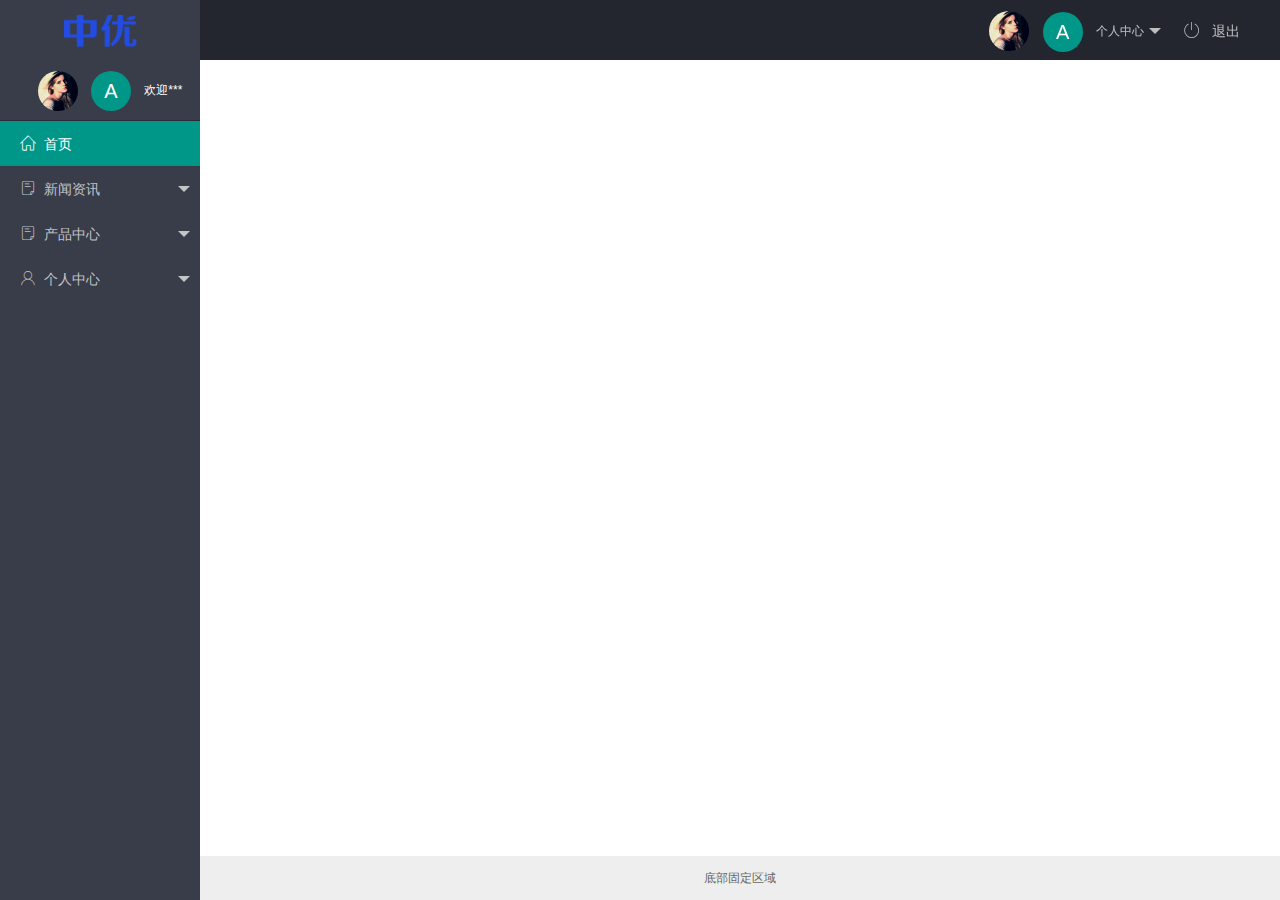
<file: index.html>
<!DOCTYPE html>
<html lang="en">

<head>
  <meta charset="UTF-8">
  <meta http-equiv="X-UA-Compatible"  content="IE=edge">
  <meta name="viewport" content="width=device-width, initial-scale=1.0">
  <title>后台主页</title>
  <link rel="stylesheet" href="./assets/lib/layui/css/layui.css" />
  <link rel="stylesheet" href="./assets/fonts/iconfont.css" />
  <link rel="stylesheet" href="./assets/css/main.css">
  <link rel="stylesheet" href="./assets/css/index.css" />
</head>

<body>
  <div class="layui-layout layui-layout-admin">
    <div class="layui-header">
      <div class="layui-logo layui-hide-xs layui-bg-black">
        <img src="./assets/images/index/logo.png" />
      </div>
      <!-- 头部区域（可配合layui 已有的水平导航） -->
      <ul class="layui-nav layui-layout-right">
        <li class="layui-nav-item">
          <a href="javascript:;" class="userinfo">
            <img src="./assets/images/index/sample.jpg"
              class="layui-nav-img">
            <span class="text-avatar">A</span>
            个人中心
          </a>
          <dl class="layui-nav-child">
            <dd><a href="./user/user_info.html" target="fm">基本资料</a></dd>
            <dd><a href="./user/user_avatar.html" target="fm">更换头像</a></dd>
            <dd><a href="./user/user_pwd.html" target="fm">重置密码</a></dd>
          </dl>
        </li>
        <li class="layui-nav-item">
          <a href="javascript:;" id="btnLogout">
            <span class="iconfont icon-tuichu"></span>
            退出
          </a>
        </li>
      </ul>
    </div>

    <!-- 导航区域 -->
    <div class=" layui-side layui-bg-black">
      <div class="layui-side-scroll">
        <div class="userinfo">
          <img src="./assets/images/index/sample.jpg" class="layui-nav-img">
          <span class="text-avatar">A</span>
          <span id="welcome"> 欢迎***</span>
        </div>
        <!-- 左侧导航区域（可配合layui已有的垂直导航） -->
        <ul class="layui-nav layui-nav-tree" lay-shrink="all">
          <li class="layui-nav-item layui-this"><a href="./home/dashboard.html" target="fm"><span
                class="iconfont icon-home"></span>首页</a></li>
          <li class="layui-nav-item">
            <a class="" href="javascript:;"><span class="iconfont icon-16"></span>新闻资讯</a>
            <dl class="layui-nav-child" id="dl_article">
              <dd><a href="./article/art_list.html" target="fm" id="dl_article_list"><i
                    class="layui-icon layui-icon-app"></i> 新闻列表</a></dd>
              <dd><a href="./article/art_pub.html" target="fm" id="dl_article_add"><i
                    class="layui-icon layui-icon-app"></i> 新增新闻</a></dd>
            </dl>
          </li>
          <li class="layui-nav-item">
            <a class="" href="javascript:;"><span class="iconfont icon-16"></span>产品中心</a>
            <dl class="layui-nav-child" id="dl_product">
              <dd><a href="./product/pdt_list.html" target="fm" id="dl_article_list"><i
                    class="layui-icon layui-icon-app"></i> 产品列表</a></dd>
              <dd><a href="./product/pdt_pub.html" target="fm" id="dl_article_add"><i
                    class="layui-icon layui-icon-app"></i> 新增产品</a></dd>
            </dl>
          </li>
          <li class="layui-nav-item">
            <a href="javascript:;"><span class="iconfont icon-user"></span>个人中心</a>
            <dl class="layui-nav-child">
              <dd><a href="./user/user_info.html" target="fm"><i class="layui-icon layui-icon-app"></i> 基本资料</a></dd>
              <dd><a href="./user/user_avatar.html" target="fm"><i class="layui-icon layui-icon-app"></i> 更换头像</a></dd>
              <dd><a href="./user/user_pwd.html" target="fm"><i class="layui-icon layui-icon-app"></i> 重置密码</a></dd>
            </dl>
          </li>
        </ul>
      </div>
    </div>

    <div class="layui-body">
      <!-- 内容主体区域 -->
      <iframe src="" name="fm" frameborder="0"></iframe>
    </div>

    <div class="layui-footer">
      <!-- 底部固定区域 -->
      底部固定区域
    </div>
  </div>

  <script src="./assets/lib/jquery.js"></script>
  <script src="./assets/lib/layui/layui.all.js"></script>
  <script src="./assets/js/baseAPI.js"></script>
  <script src="./assets/js/index.js"></script>
</body>


</html>
</file>
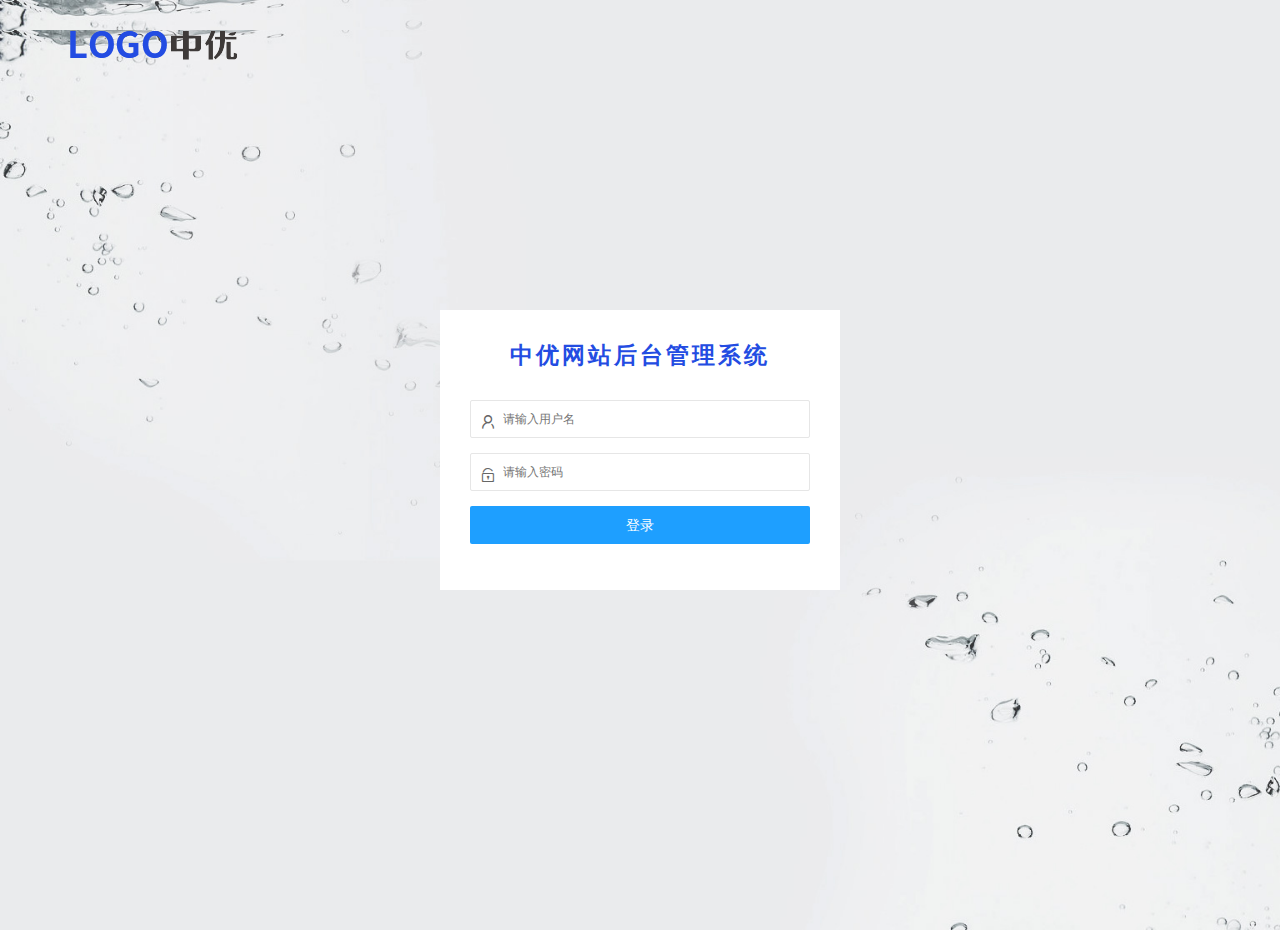
<file: login.html>
<!DOCTYPE html>
<html lang="en">

<head>
  <meta charset="UTF-8">
  <meta http-equiv="X-UA-Compatible" content="IE=edge">
  <meta name="viewport" content="width=device-width, initial-scale=1.0">
  <title>登录</title>
  <link rel="stylesheet" href="./assets/lib/layui/css/layui.css" />
  <link rel="stylesheet" href="./assets/css/main.css">
  <link rel="stylesheet" href="./assets/css/login.css" />
</head>

<body>
  <!-- 头部logo区域 -->
  <div class="layui-main">
    <img src="./assets/images/login/LOGO.png">
  </div>

  <!-- 登录注册区域 -->
  <div class="loginAndRegBox">
    <div class="title-box">
      <p>中优网站后台管理系统</p>
    </div>
    <!-- 登录表单 -->
    <div class="login-box">
      <form class="layui-form" id="form-login">
        <div class="layui-form-item">
          <i class="layui-icon layui-icon-username"></i>
          <input type="text" name="username" required lay-verify="required" placeholder="请输入用户名" autocomplete="off"
            class="layui-input">
        </div>
        <div class="layui-form-item">
          <i class="layui-icon layui-icon-password"></i>
          <input type="password" name="password" required lay-verify="required|pwd" placeholder="请输入密码"
            autocomplete="off" class="layui-input">
        </div>
        <div class="layui-form-item">
          <button class="layui-btn layui-btn-fluid layui-btn-normal" lay-submit>登录</button>
        </div>

      </form>

    </div>
  </div>

  <script src="./assets/lib/jquery.js"></script>
  <script src="./assets/lib/layui/layui.all.js"></script>
  <script src="./assets/js/baseAPI.js"></script>
  <script src="./assets/js/login.js"></script>
</body>

</html>
</file>
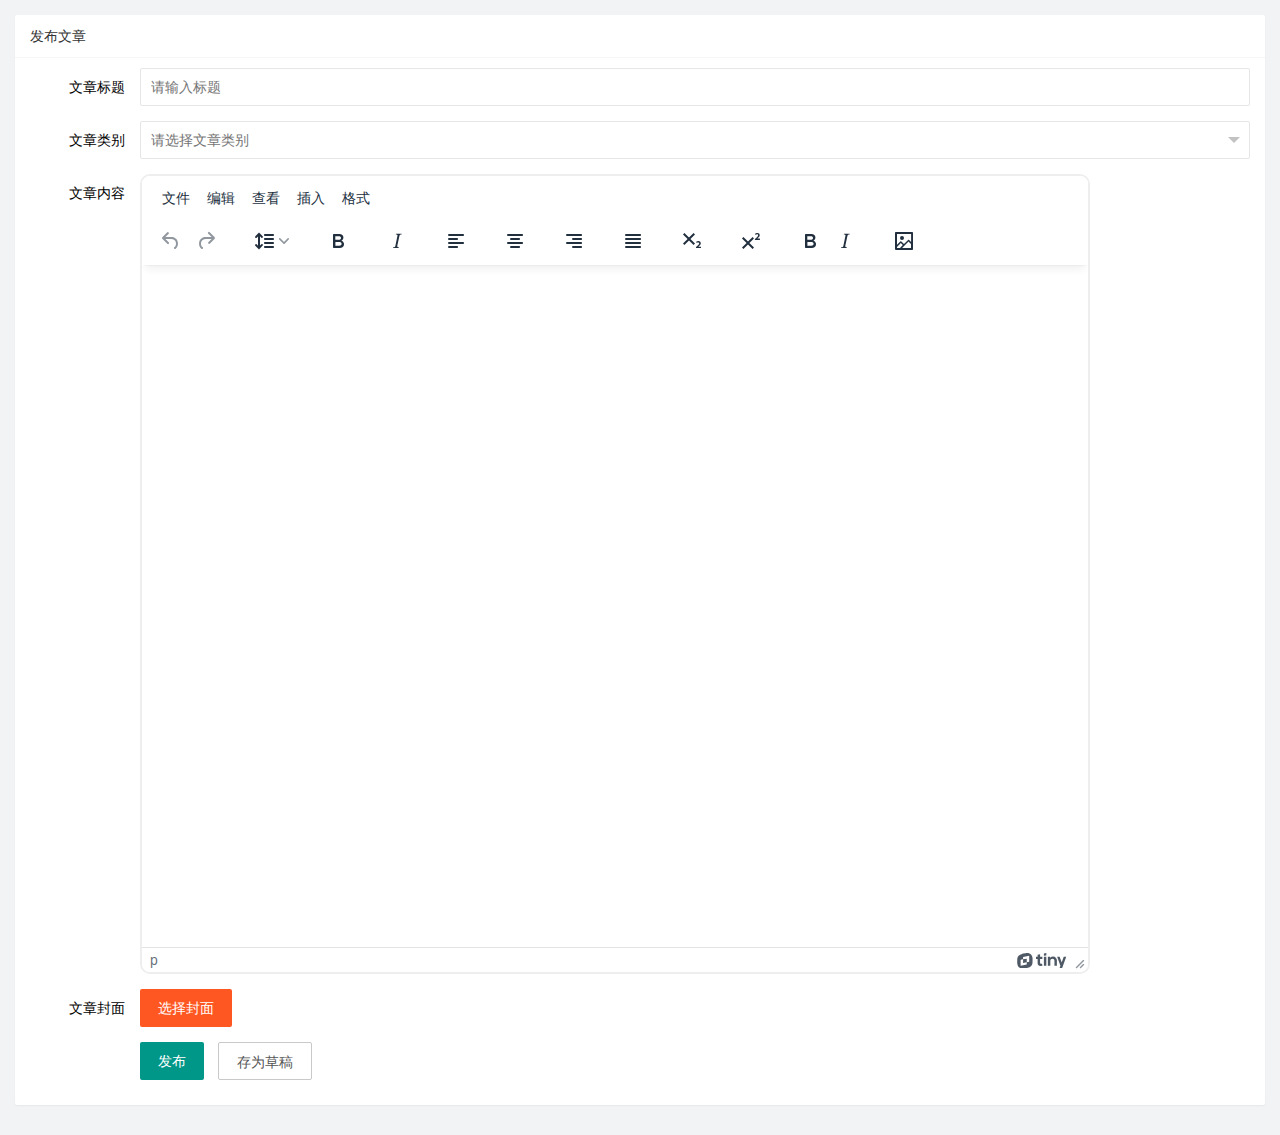
<file: article/art_pub.html>
<!DOCTYPE html>
<html lang="en">

<head>
  <meta charset="UTF-8">
  <meta http-equiv="X-UA-Compatible" content="IE=edge;img-src * 'https://*'">
  <meta name="viewport" content="width=device-width, initial-scale=1.0">
  <title>发布文章</title>
  <link rel="stylesheet" href="../assets/lib/layui/css/layui.css">
  <link rel="stylesheet" href="../assets/css/article/art_pub.css">
  <link rel="stylesheet" href="../assets/lib/cropper/cropper.css">
</head>

<body>
  <div class="layui-card">
    <div class="layui-card-header">发布文章</div>
    <div class="layui-card-body">
      <form class="layui-form" lay-filter="form-article">
        <div class="layui-form-item">
          <label class="layui-form-label">文章标题</label>
          <div class="layui-input-block">
            <input type="text" name="title" required lay-verify="required" placeholder="请输入标题" autocomplete="off"
              class="layui-input">
          </div>
        </div>
        <div class="layui-form-item">
          <label class="layui-form-label">文章类别</label>
          <div class="layui-input-block">
            <select name="cate_name" lay-verify="required">
              <option value="">请选择文章类别</option>
              <option value="行业动态">行业动态</option>
              <option value="企业新闻">企业新闻</option>
              <option value="法律法规">法律法规</option>
            </select>
          </div>
        </div>
        <div class="layui-form-item">
          <!-- 左侧的 label -->
          <label class="layui-form-label">文章内容</label>
          <!-- 为富文本编辑器外部的容器设置高度 -->
          <div class="layui-input-block">
            <!-- 重要：将来这个 textarea 会被初始化为富文本编辑器 -->
            <textarea name="content" id="content"></textarea>
          </div>
        </div>
        <div class="layui-form-item">
          <!-- 左侧的 label -->
          <label class="layui-form-label">文章封面</label>
          <!-- 选择封面区域 -->
          <div class="layui-input-block cover-box">
            <!-- 左侧裁剪区域 -->
            <div id="coverleft" class="cover-left hide">
              <!-- <img id="image" src="../assets/images/article.jpg" alt="" /> -->
              <img id="image" />
            </div>
            <!-- 右侧预览区域和选择封面区域 -->
            <div class="cover-right">
              <!-- 预览的区域 -->
              <div id="imgpreview" class="img-preview hide"></div>
              <!-- 选择封面按钮 -->
              <button type="button" id="btn_cover_file" class="layui-btn layui-btn-danger">选择封面</button>
              <input type="file" id="cover_file" style="display: none;" accept="image/png,image/jpeg,image/gif">
            </div>
          </div>
        </div>
        <div class="layui-form-item">
          <div class="layui-input-block">
            <button class="layui-btn" lay-submit>发布</button>
            <button id="btnSave2" class="layui-btn layui-btn-primary" lay-submit>存为草稿</button>
          </div>
        </div>
      </form>
    </div>
  </div>


  <script src="../assets/lib/jquery.js"></script>
  <script src="../assets/lib/layui/layui.all.js"></script>
  <script src="../assets/lib/template-web.js"></script>
  <!-- 富文本编辑器 -->
  <script src="../assets/lib/tinymce/tinymce.min.js"></script>
  <script>
    // 初始化富文本编辑器
    let list = []
    const images_upload_handler = (blobInfo, progress) => new Promise((resolve, reject) => {
      var fd = new FormData()
      fd.append('type', '新闻资讯')
      fd.append('image', blobInfo.blob())
      $.ajax({
        method: 'POST',
        url: '/my/upload/image',
        data: fd,
        contentType: false,
        processData: false,
        success: function (res) {
          if (res.status !== 0) reject(res.err)
          layui.layer.msg('上传图片成功')
          var arr = res.message.split('/')
          var item = arr[arr.length - 1]
          list.push(item)
          resolve(res.message)
        }
      })
    })
    tinymce.init({
      selector: '#content',
      content_style: "img {max-width:100%;}",
      language: 'zh-Hans',//注意大小写
      plugins: 'image', //字符串方式
      toolbar: 'undo redo|lineheight | bold | italic| styleselect |alignleft|aligncenter| alignright| alignjustify |formatselect|fontselect|fontsizeselect |subscript|superscript|bold italic | link |image',
      // images_upload_url: 'http://127.0.0.1:8080/my/upload/image',
      images_upload_handler: images_upload_handler,
      height: 800,
      width: 950,
      style_formats: [
        {
          title: '首行缩进',
          block: 'p',
          styles: { 'text-indent': '2em' }
        },
        {
          title: '行高',
          items: [
            { title: '1', styles: { 'line-height': '1' }, inline: 'span' },
            { title: '1.5', styles: { 'line-height': '1.5' }, inline: 'span' },
            { title: '2', styles: { 'line-height': '2' }, inline: 'span' },
            { title: '2.5', styles: { 'line-height': '2.5' }, inline: 'span' },
            { title: '3', styles: { 'line-height': '3' }, inline: 'span' }
          ]
        }
      ],

    });

  </script>
  <!-- 富文本编辑器 -->

  <!-- 图片裁剪 -->
  <script src="../assets/lib/cropper/Cropper.js"></script>
  <script src="../assets/lib/cropper/jquery-cropper.js"></script>
  <!-- 图片裁剪 -->
  <script src="../assets/js/baseAPI.js"></script>
  <script src="../assets/js/article/art_pub.js"></script>

</body>

</html>
</file>
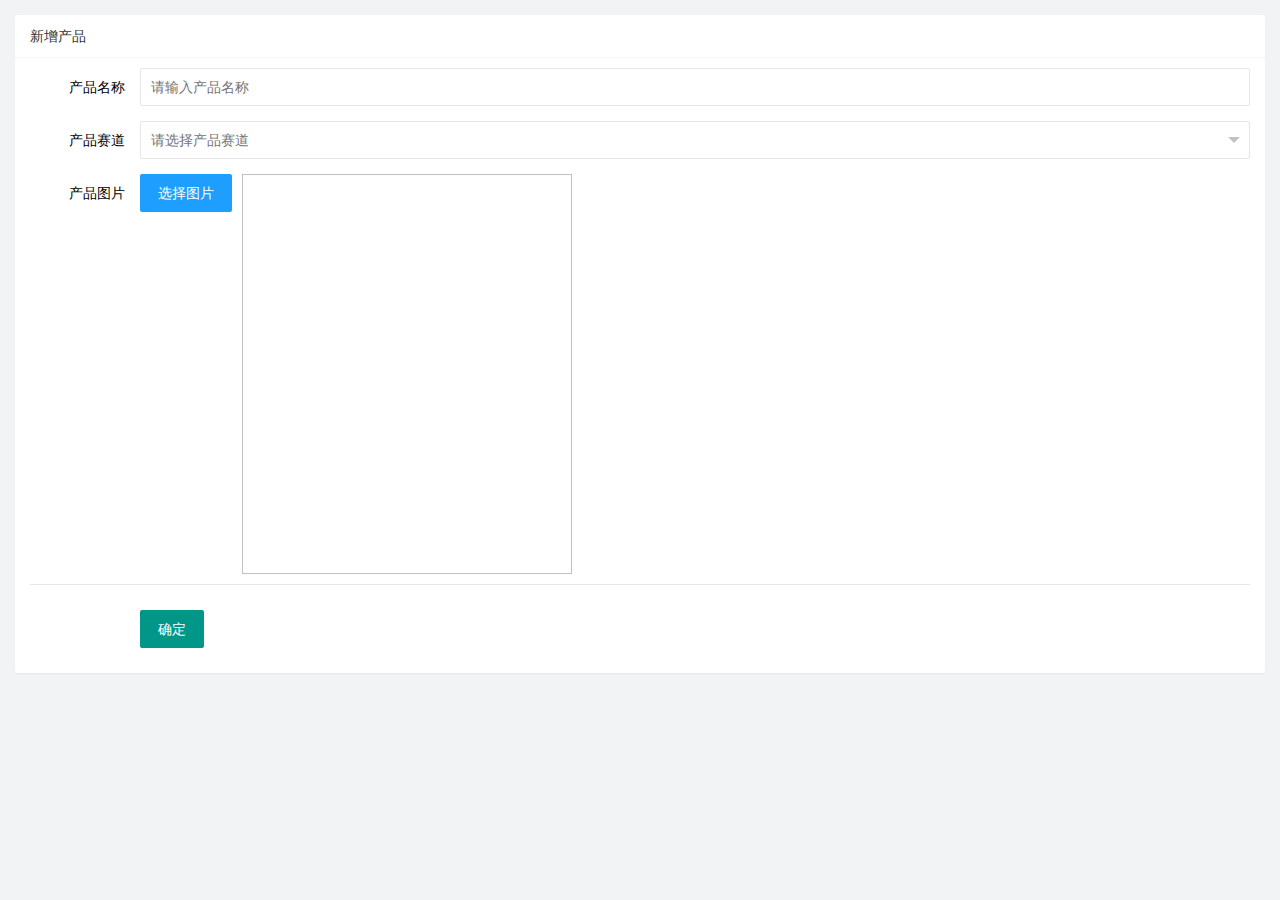
<file: product/pdt_pub.html>
<!DOCTYPE html>
<html lang="en">

<head>
  <meta charset="UTF-8">
  <meta http-equiv="X-UA-Compatible" content="IE=edge;img-src * 'https://*'">
  <meta name="viewport" content="width=device-width, initial-scale=1.0">
  <title>发布文章</title>
  <link rel="stylesheet" href="../assets/lib/layui/css/layui.css">
  <link rel="stylesheet" href="../assets/css/product/pdt_pub.css">
  <link rel="stylesheet" href="../assets/lib/cropper/cropper.css">
</head>

<body>
  <div class="layui-card">
    <div class="layui-card-header">新增产品</div>
    <div class="layui-card-body">
      <form class="layui-form" lay-filter="form-product">
        <div class="layui-form-item">
          <label class="layui-form-label">产品名称</label>
          <div class="layui-input-block">
            <input type="text" name="title" required lay-verify="required" placeholder="请输入产品名称" autocomplete="off"
              class="layui-input">
          </div>
        </div>
        <div class="layui-form-item">
          <label class="layui-form-label">产品赛道</label>
          <div class="layui-input-block">
            <select name="sd" lay-verify="required" lay-filter="select_sd">
              <option value="">请选择产品赛道</option>
              <option value="医院产品">医院产品</option>
              <option value="电商产品">电商产品</option>
              <option value="OTC产品">OTC产品</option>
              <option value="商用产品">商用产品</option>
            </select>
          </div>
        </div>
        <div id="form_item_xl" class="layui-form-item hide">
          <label class="layui-form-label">产品系列</label>
          <div class="layui-input-block">
            <select id="select_xl" name="xl" lay-verify="required">

            </select>
          </div>
        </div>

        <div class="layui-form-item">
          <label class="layui-form-label">产品图片</label>
          <div id="container" class="layui-btn-container">
            <button type="button" class="layui-btn layui-btn-normal" id="upload">选择图片</button>
            <img class="layui-upload-img" id="preview">
          </div>
          <hr>
        </div>
        <div class="layui-form-item">
          <div class="layui-input-block">
            <button id="submit" class="layui-btn" lay-submit>确定</button>
            <button id="reset" type="reset" class="layui-btn layui-btn-primary hide">重置</button>
          </div>
        </div>
    </div>
    </form>
  </div>
  </div>


  <script src="../assets/lib/jquery.js"></script>
  <script src="../assets/lib/layui/layui.all.js"></script>
  <script src="../assets/lib/template-web.js"></script>
  <script src="../assets/js/baseAPI.js"></script>
  <script>
    layui.use(['form', 'layer', 'table', 'jquery'], function () {
      var form = layui.form;
      form.on('select(select_sd)', function (data) {
        var value = data.value
        var html = ''
        switch (data.value) {
          case '':
            break;
          case '医院产品':
            html = `
            <option value="">请选择产品系列</option>
            <option value="皮肤黏膜系列">皮肤黏膜系列</option>
            <option value="手卫生系列">手卫生系列</option>
            <option value="环境表面系列">环境表面系列</option>
            <option value="器械清洗消毒系列">器械清洗消毒系列</option>
            <option value="人体护理系列">人体护理系列</option>
            <option value="检测系列">检测系列</option>
            <option value="手卫生配套系列">手卫生配套系列</option>
              `
            break;
          case '电商产品':
            html = `
            <option value="">请选择产品系列</option>
            <option value="手部消毒">手部消毒</option>
            <option value="皮肤消毒">皮肤消毒</option>
            <option value="物表消毒">物表消毒</option>
            <option value="口腔护理">口腔护理</option>
            <option value="居家个护">居家个护</option>
              `
            break;
          case 'OTC产品':
            html = `
            <option value="">请选择产品系列</option>
            <option value="皮肤消毒">皮肤消毒</option>
            <option value="手消毒">手消毒</option>
            <option value="物表消毒">物表消毒</option>
            <option value="个人护理">个人护理</option>
            <option value="敷料产品">敷料产品</option>
              `
            break;
          default:
            html = `
            <option value="">请选择产品系列</option>
            <option value="酒店及餐饮渠道">酒店及餐饮渠道</option>
            <option value="学校渠道">学校渠道</option>
            <option value="政企采购渠道">政企采购渠道</option>
              `
            break;
        }
        $("#select_xl").html(html)
        form.render();
        if (data.value) {
          $('#form_item_xl').removeClass('hide')
        }
        else {
          $('#form_item_xl').addClass('hide')
        }

      });
    })
  </script>
  <script>
    var product;
    layui.use(['upload', 'element', 'layer'], function () {

      var $ = layui.jquery
        , upload = layui.upload
        , element = layui.element
        , layer = layui.layer;
      //选完文件后不自动上传
      upload.render({
        elem: '#upload'
        , url: '/my/upload/products'
        , accept: 'images'
        , acceptMime: 'image/*'
        , auto: false //选择文件后不自动上传
        // , bindAction: '#submit' //指向一个按钮触发上传
        , multiple: false
        , choose: function (obj) {
          //将每次选择的文件追加到文件队列

          //预读本地文件，如果是多文件，则会遍历。(不支持ie8/9)
          obj.preview(function (index, file, result) {
            product = file
            $('#preview').attr('src', result); //图片链接（base64）
          });
        }
      });

    })
  </script>

  <script src="../assets/js/product/pdt_pub.js"></script>

</body>

</html>
</file>
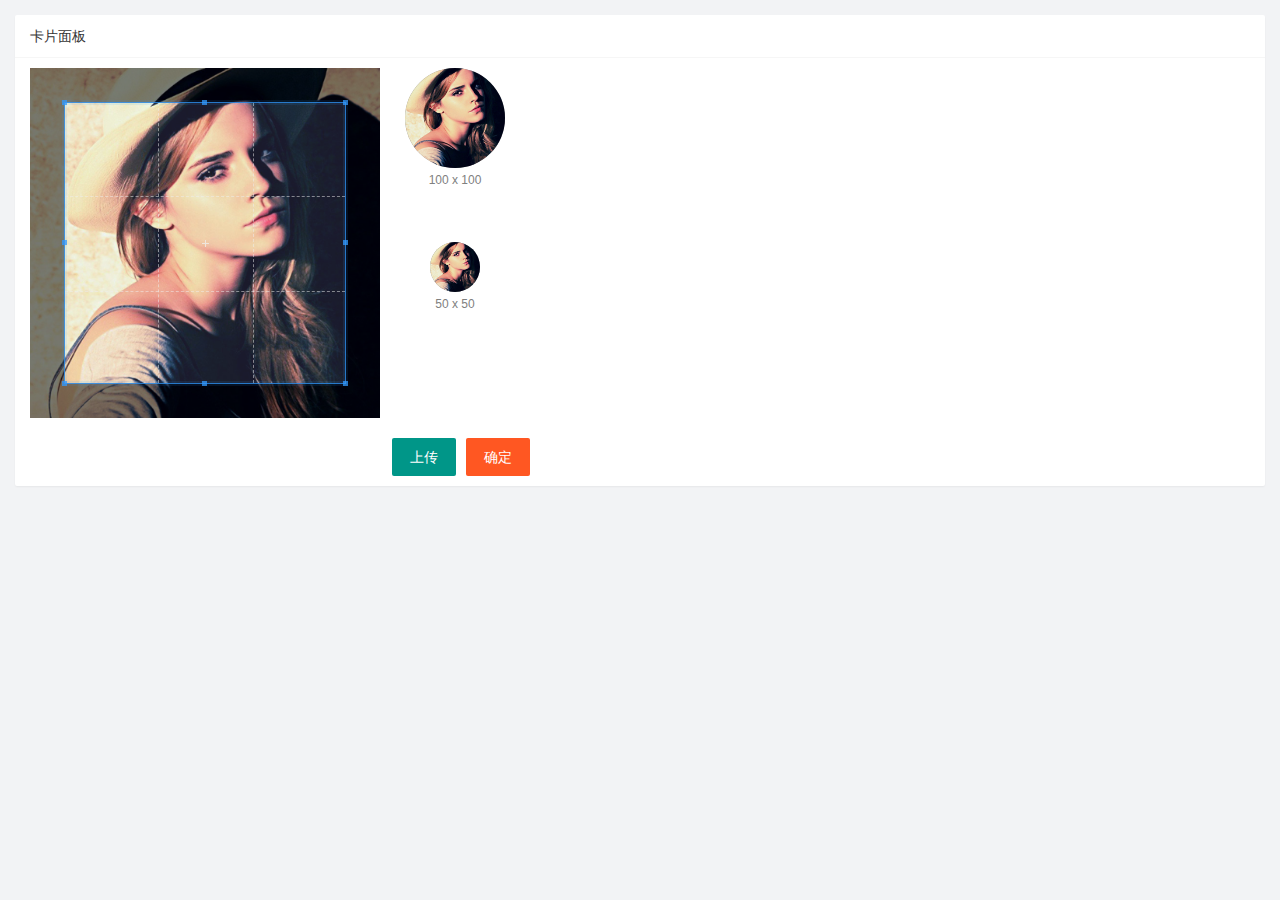
<file: user/user_avatar.html>
<!DOCTYPE html>
<html lang="en">

<head>
  <meta charset="UTF-8">
  <meta http-equiv="X-UA-Compatible" content="IE=edge">
  <meta name="viewport" content="width=device-width, initial-scale=1.0">
  <title>更换头像</title>
  <link rel="stylesheet" href="../assets/lib/layui/css/layui.css" />
  <link rel="stylesheet" href="../assets/lib/cropper/cropper.css" />
  <link rel="stylesheet" href="../assets/css/user/user_avatar.css" />
</head>

<body>
  <div class="layui-card">
    <div class="layui-card-header">卡片面板</div>
    <div class="layui-card-body">
      <!-- 第一行的图片裁剪和预览区域 -->
      <div class="row1">
        <!-- 图片裁剪区域 -->
        <div class="cropper-box">
          <!-- 这个 img 标签很重要，将来会把它初始化为裁剪区域 -->
          <img id="image" src="../assets/images/index/sample.jpg" />
        </div>
        <!-- 图片的预览区域 -->
        <div class="preview-box">
          <div>
            <!-- 宽高为 100px 的预览区域 -->
            <div class="img-preview w100"></div>
            <p class="size">100 x 100</p>
          </div>
          <div>
            <!-- 宽高为 50px 的预览区域 -->
            <div class="img-preview w50"></div>
            <p class="size">50 x 50</p>
          </div>
        </div>
      </div>

      <!-- 第二行的按钮区域 -->
      <div class="row2">
        <input type="file" id="file" accept="image/jpeg,image/png" />
        <button type="button" class="layui-btn" id="btnChooseImage">上传</button>
        <button type="button" class="layui-btn layui-btn-danger" id="btnUpload">确定</button>
      </div>
    </div>
  </div>

  <script src="../assets/lib/jquery.js"></script>
  <script src="../assets/lib/cropper/Cropper.js"></script>
  <script src="../assets/lib/cropper/jquery-cropper.js"></script>
  <script src="../assets/lib/layui/layui.all.js"></script>
  <script src="../assets/js/baseAPI.js"></script>
  <script src="../assets/js/user/user_avatar.js"></script>
</body>

</html>
</file>
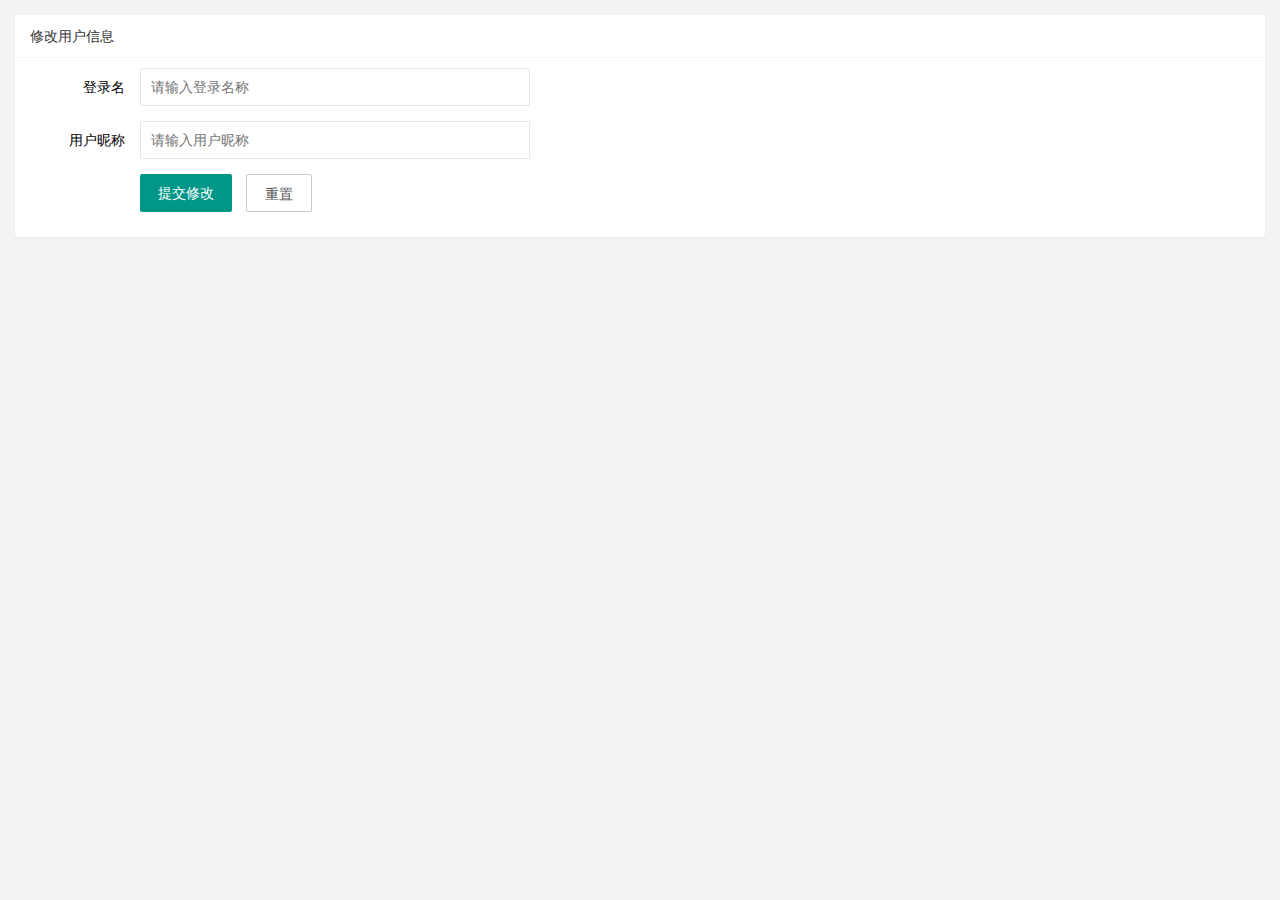
<file: user/user_info.html>
<!DOCTYPE html>
<html lang="en">

<head>
    <meta charset="UTF-8">
    <meta http-equiv="X-UA-Compatible" content="IE=edge">
    <meta name="viewport" content="width=device-width, initial-scale=1.0">
    <title>个人信息</title>
    <link rel="stylesheet" href="../assets/lib/layui/css/layui.css">
    <link rel="stylesheet" href="../assets/css/user/user_info.css" />
</head>

<body>
    <div class="layui-card">
        <div class="layui-card-header">修改用户信息</div>
        <div class="layui-card-body">
            <form class="layui-form" lay-filter="formUserInfo">
                <input type="hidden" name="id">
                <div class="layui-form-item">
                    <label class="layui-form-label">登录名</label>
                    <div class="layui-input-block">
                        <input type="text" name="username" readonly required lay-verify="required" placeholder="请输入登录名称"
                            autocomplete="off" class="layui-input">
                    </div>
                </div>
                <div class="layui-form-item">
                    <label class="layui-form-label">用户昵称</label>
                    <div class="layui-input-block">
                        <input type="text" name="nickname" required lay-verify="required|nickname" placeholder="请输入用户昵称"
                            autocomplete="off" class="layui-input">
                    </div>
                </div>
                <div class="layui-form-item">
                    <div class="layui-input-block">
                        <button class="layui-btn" lay-submit lay-filter="formDemo">提交修改</button>
                        <button type="reset" id="btnReset" class="layui-btn layui-btn-primary">重置</button>
                    </div>
                </div>
            </form>
        </div>
    </div>

    <script src="../assets/lib/jquery.js"></script>
    <script src="../assets/lib/layui/layui.all.js"></script>
    <script src="../assets/js/baseAPI.js"></script>
    <script src="../assets/js/user/user_info.js"></script>
</body>

</html>
</file>
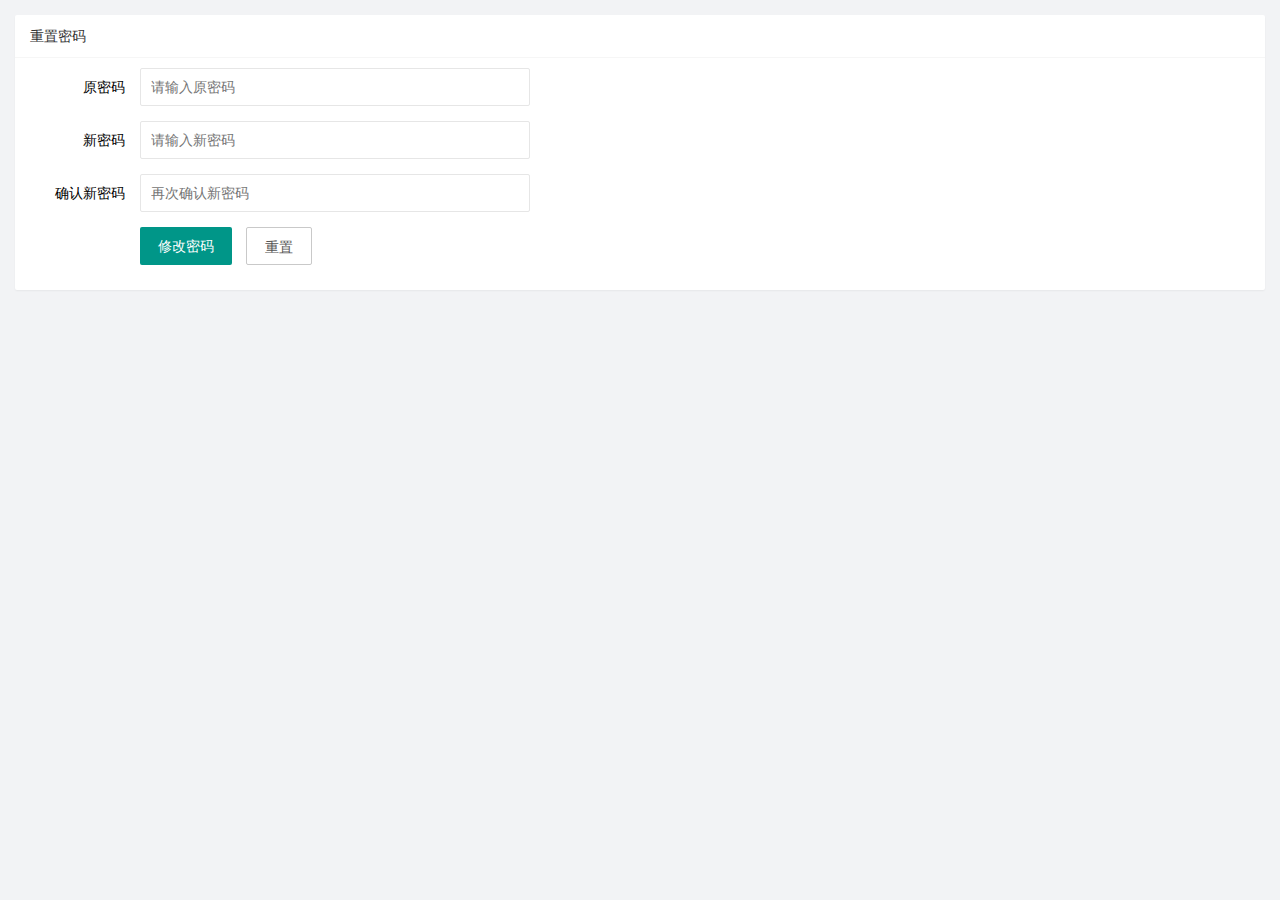
<file: user/user_pwd.html>
<!DOCTYPE html>
<html lang="en">

<head>
    <meta charset="UTF-8">
    <meta http-equiv="X-UA-Compatible" content="IE=edge">
    <meta name="viewport" content="width=device-width, initial-scale=1.0">
    <title>重置密码</title>
    <link rel="stylesheet" href="../assets/lib/layui/css/layui.css" />
    <link rel="stylesheet" href="../assets/css/user/uers_pwd.css" />
</head>

<body>
    <div class="layui-card">
        <div class="layui-card-header">重置密码</div>
        <div class="layui-card-body">
            <form class="layui-form">
                <div class=" layui-form-item">
                    <label class="layui-form-label">原密码</label>
                    <div class="layui-input-block">
                        <input type="password" name="oldPwd" required lay-verify="required|pass" placeholder="请输入原密码"
                            autocomplete="off" class="layui-input">
                    </div>
                </div>
                <div class=" layui-form-item">
                    <label class="layui-form-label">新密码</label>
                    <div class="layui-input-block">
                        <input type="password" name="newPwd" required lay-verify="required|pass|samePwd"
                            placeholder="请输入新密码" autocomplete="off" class="layui-input">
                    </div>
                </div>
                <div class=" layui-form-item">
                    <label class="layui-form-label">确认新密码</label>
                    <div class="layui-input-block">
                        <input type="password" name="rePwd" required lay-verify="required|pass|rePwd"
                            placeholder="再次确认新密码" autocomplete="off" class="layui-input">
                    </div>
                </div>
                <div class="layui-form-item">
                    <div class="layui-input-block">
                        <button class="layui-btn" lay-submit>修改密码</button>
                        <button type="reset" class="layui-btn layui-btn-primary">重置</button>
                    </div>
                </div>
            </form>
        </div>
    </div>

    <script src="../assets/lib/jquery.js"></script>
    <script src="../assets/lib/layui/layui.all.js"></script>
    <script src="../assets/js/baseAPI.js"></script>
    <script src="../assets/js/user/user_pwd.js"></script>

</body>

</html>
</file>
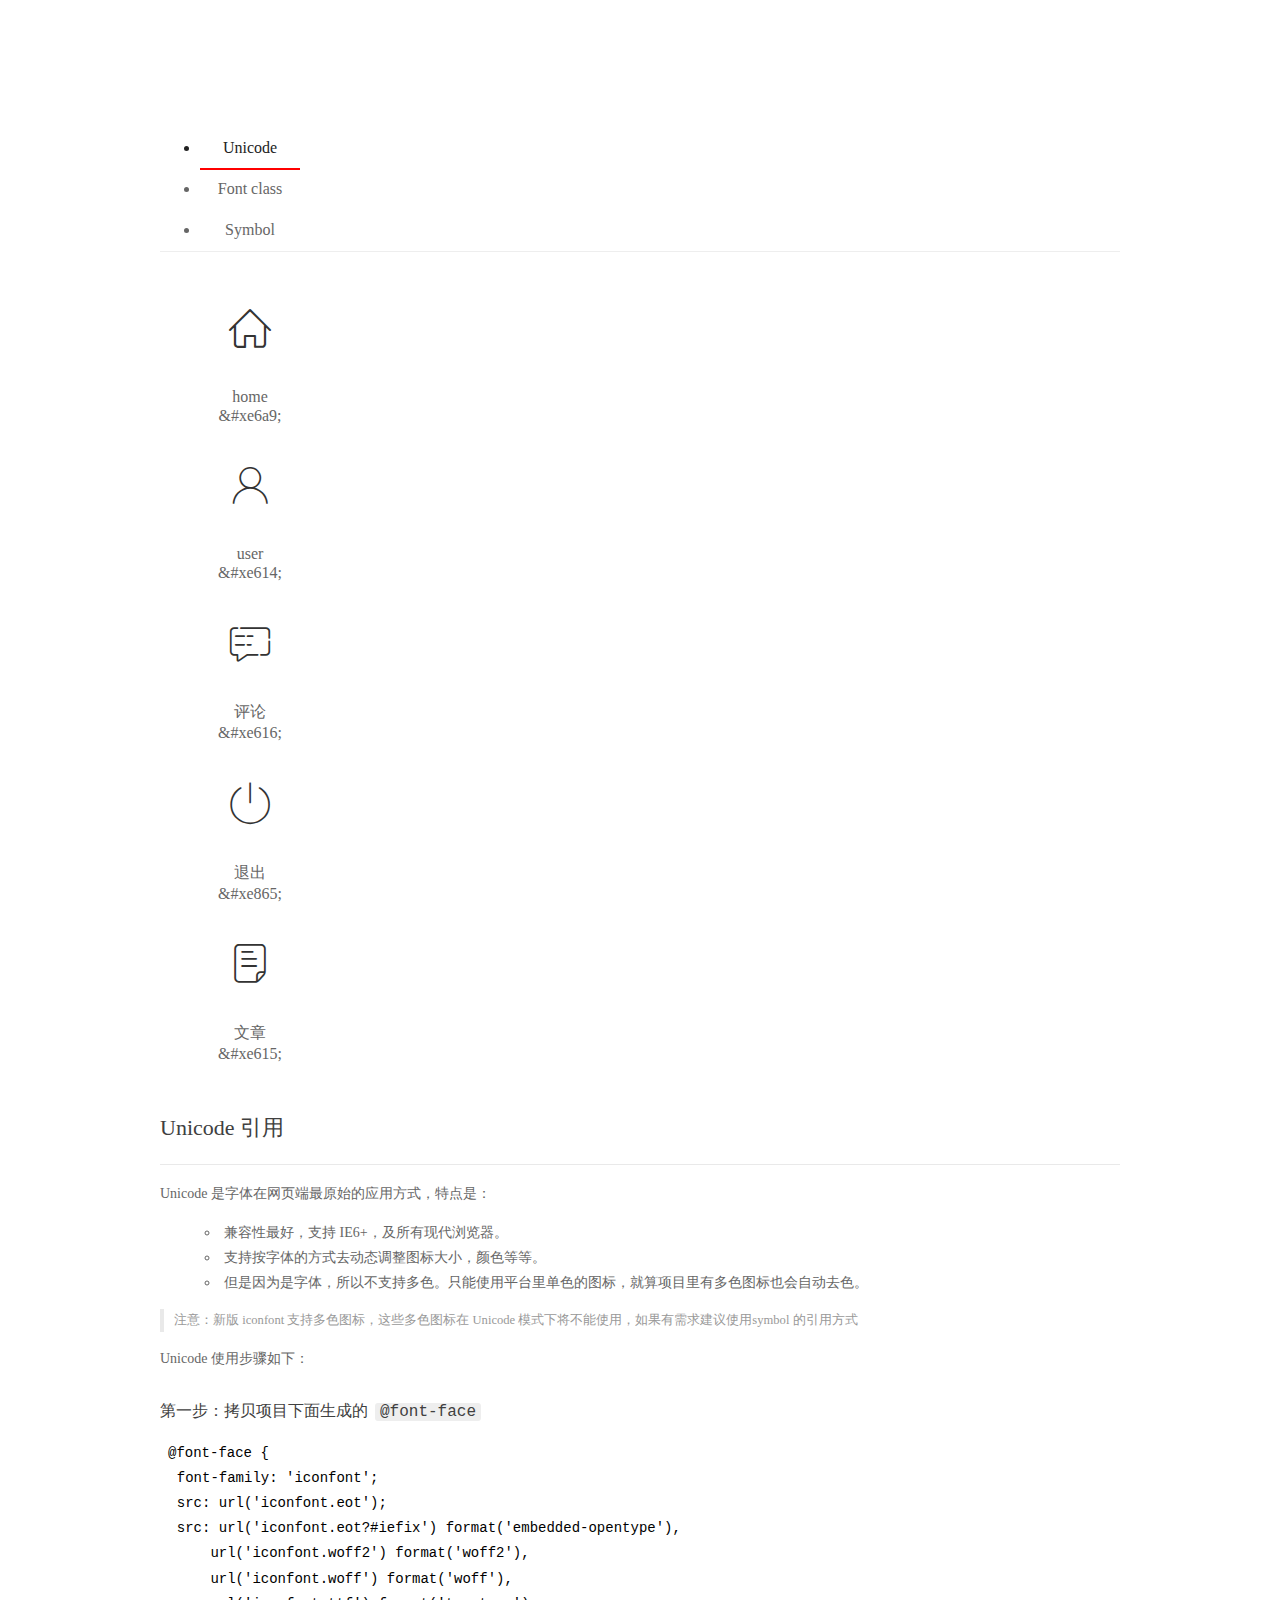
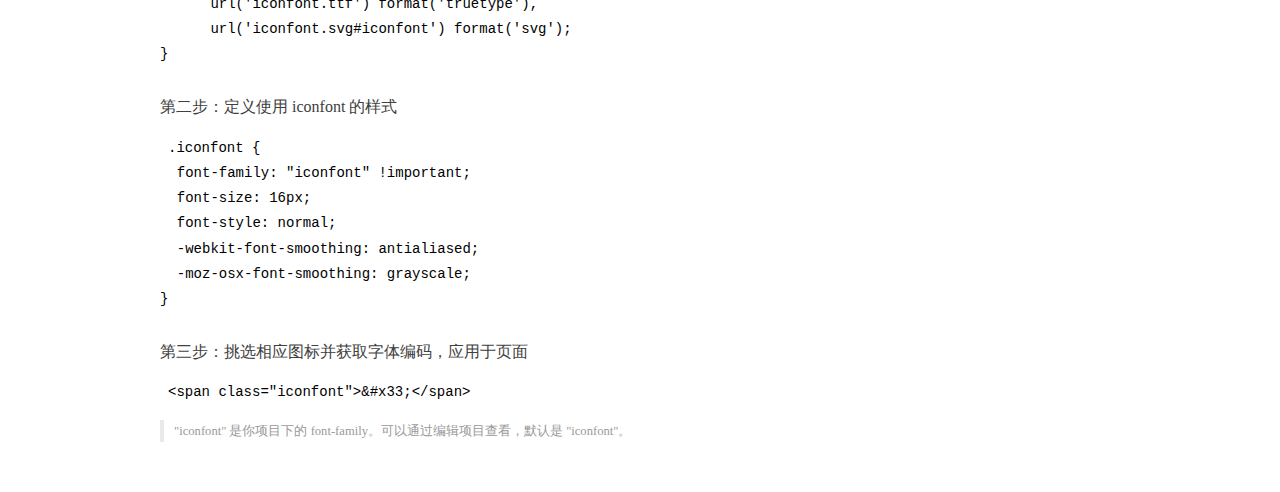
<file: assets/fonts/demo_index.html>
<!DOCTYPE html>
<html>
<head>
  <meta charset="utf-8"/>
  <title>IconFont Demo</title>
  <link rel="shortcut icon" href="https://gtms04.alicdn.com/tps/i4/TB1_oz6GVXXXXaFXpXXJDFnIXXX-64-64.ico" type="image/x-icon"/>
  <link rel="stylesheet" href="https://g.alicdn.com/thx/cube/1.3.2/cube.min.css">
  <link rel="stylesheet" href="demo.css">
  <link rel="stylesheet" href="iconfont.css">
  <script src="iconfont.js"></script>
  <!-- jQuery -->
  <script src="https://a1.alicdn.com/oss/uploads/2018/12/26/7bfddb60-08e8-11e9-9b04-53e73bb6408b.js"></script>
  <!-- 代码高亮 -->
  <script src="https://a1.alicdn.com/oss/uploads/2018/12/26/a3f714d0-08e6-11e9-8a15-ebf944d7534c.js"></script>
</head>
<body>
  <div class="main">
    <h1 class="logo"><a href="https://www.iconfont.cn/" title="iconfont 首页" target="_blank">&#xe86b;</a></h1>
    <div class="nav-tabs">
      <ul id="tabs" class="dib-box">
        <li class="dib active"><span>Unicode</span></li>
        <li class="dib"><span>Font class</span></li>
        <li class="dib"><span>Symbol</span></li>
      </ul>
      
    </div>
    <div class="tab-container">
      <div class="content unicode" style="display: block;">
          <ul class="icon_lists dib-box">
          
            <li class="dib">
              <span class="icon iconfont">&#xe6a9;</span>
                <div class="name">home</div>
                <div class="code-name">&amp;#xe6a9;</div>
              </li>
          
            <li class="dib">
              <span class="icon iconfont">&#xe614;</span>
                <div class="name">user</div>
                <div class="code-name">&amp;#xe614;</div>
              </li>
          
            <li class="dib">
              <span class="icon iconfont">&#xe616;</span>
                <div class="name">评论</div>
                <div class="code-name">&amp;#xe616;</div>
              </li>
          
            <li class="dib">
              <span class="icon iconfont">&#xe865;</span>
                <div class="name">退出</div>
                <div class="code-name">&amp;#xe865;</div>
              </li>
          
            <li class="dib">
              <span class="icon iconfont">&#xe615;</span>
                <div class="name">文章</div>
                <div class="code-name">&amp;#xe615;</div>
              </li>
          
          </ul>
          <div class="article markdown">
          <h2 id="unicode-">Unicode 引用</h2>
          <hr>

          <p>Unicode 是字体在网页端最原始的应用方式，特点是：</p>
          <ul>
            <li>兼容性最好，支持 IE6+，及所有现代浏览器。</li>
            <li>支持按字体的方式去动态调整图标大小，颜色等等。</li>
            <li>但是因为是字体，所以不支持多色。只能使用平台里单色的图标，就算项目里有多色图标也会自动去色。</li>
          </ul>
          <blockquote>
            <p>注意：新版 iconfont 支持多色图标，这些多色图标在 Unicode 模式下将不能使用，如果有需求建议使用symbol 的引用方式</p>
          </blockquote>
          <p>Unicode 使用步骤如下：</p>
          <h3 id="-font-face">第一步：拷贝项目下面生成的 <code>@font-face</code></h3>
<pre><code class="language-css"
>@font-face {
  font-family: 'iconfont';
  src: url('iconfont.eot');
  src: url('iconfont.eot?#iefix') format('embedded-opentype'),
      url('iconfont.woff2') format('woff2'),
      url('iconfont.woff') format('woff'),
      url('iconfont.ttf') format('truetype'),
      url('iconfont.svg#iconfont') format('svg');
}
</code></pre>
          <h3 id="-iconfont-">第二步：定义使用 iconfont 的样式</h3>
<pre><code class="language-css"
>.iconfont {
  font-family: "iconfont" !important;
  font-size: 16px;
  font-style: normal;
  -webkit-font-smoothing: antialiased;
  -moz-osx-font-smoothing: grayscale;
}
</code></pre>
          <h3 id="-">第三步：挑选相应图标并获取字体编码，应用于页面</h3>
<pre>
<code class="language-html"
>&lt;span class="iconfont"&gt;&amp;#x33;&lt;/span&gt;
</code></pre>
          <blockquote>
            <p>"iconfont" 是你项目下的 font-family。可以通过编辑项目查看，默认是 "iconfont"。</p>
          </blockquote>
          </div>
      </div>
      <div class="content font-class">
        <ul class="icon_lists dib-box">
          
          <li class="dib">
            <span class="icon iconfont icon-home"></span>
            <div class="name">
              home
            </div>
            <div class="code-name">.icon-home
            </div>
          </li>
          
          <li class="dib">
            <span class="icon iconfont icon-user"></span>
            <div class="name">
              user
            </div>
            <div class="code-name">.icon-user
            </div>
          </li>
          
          <li class="dib">
            <span class="icon iconfont icon-pinglun"></span>
            <div class="name">
              评论
            </div>
            <div class="code-name">.icon-pinglun
            </div>
          </li>
          
          <li class="dib">
            <span class="icon iconfont icon-tuichu"></span>
            <div class="name">
              退出
            </div>
            <div class="code-name">.icon-tuichu
            </div>
          </li>
          
          <li class="dib">
            <span class="icon iconfont icon-16"></span>
            <div class="name">
              文章
            </div>
            <div class="code-name">.icon-16
            </div>
          </li>
          
        </ul>
        <div class="article markdown">
        <h2 id="font-class-">font-class 引用</h2>
        <hr>

        <p>font-class 是 Unicode 使用方式的一种变种，主要是解决 Unicode 书写不直观，语意不明确的问题。</p>
        <p>与 Unicode 使用方式相比，具有如下特点：</p>
        <ul>
          <li>兼容性良好，支持 IE8+，及所有现代浏览器。</li>
          <li>相比于 Unicode 语意明确，书写更直观。可以很容易分辨这个 icon 是什么。</li>
          <li>因为使用 class 来定义图标，所以当要替换图标时，只需要修改 class 里面的 Unicode 引用。</li>
          <li>不过因为本质上还是使用的字体，所以多色图标还是不支持的。</li>
        </ul>
        <p>使用步骤如下：</p>
        <h3 id="-fontclass-">第一步：引入项目下面生成的 fontclass 代码：</h3>
<pre><code class="language-html">&lt;link rel="stylesheet" href="./iconfont.css"&gt;
</code></pre>
        <h3 id="-">第二步：挑选相应图标并获取类名，应用于页面：</h3>
<pre><code class="language-html">&lt;span class="iconfont icon-xxx"&gt;&lt;/span&gt;
</code></pre>
        <blockquote>
          <p>"
            iconfont" 是你项目下的 font-family。可以通过编辑项目查看，默认是 "iconfont"。</p>
        </blockquote>
      </div>
      </div>
      <div class="content symbol">
          <ul class="icon_lists dib-box">
          
            <li class="dib">
                <svg class="icon svg-icon" aria-hidden="true">
                  <use xlink:href="#icon-home"></use>
                </svg>
                <div class="name">home</div>
                <div class="code-name">#icon-home</div>
            </li>
          
            <li class="dib">
                <svg class="icon svg-icon" aria-hidden="true">
                  <use xlink:href="#icon-user"></use>
                </svg>
                <div class="name">user</div>
                <div class="code-name">#icon-user</div>
            </li>
          
            <li class="dib">
                <svg class="icon svg-icon" aria-hidden="true">
                  <use xlink:href="#icon-pinglun"></use>
                </svg>
                <div class="name">评论</div>
                <div class="code-name">#icon-pinglun</div>
            </li>
          
            <li class="dib">
                <svg class="icon svg-icon" aria-hidden="true">
                  <use xlink:href="#icon-tuichu"></use>
                </svg>
                <div class="name">退出</div>
                <div class="code-name">#icon-tuichu</div>
            </li>
          
            <li class="dib">
                <svg class="icon svg-icon" aria-hidden="true">
                  <use xlink:href="#icon-16"></use>
                </svg>
                <div class="name">文章</div>
                <div class="code-name">#icon-16</div>
            </li>
          
          </ul>
          <div class="article markdown">
          <h2 id="symbol-">Symbol 引用</h2>
          <hr>

          <p>这是一种全新的使用方式，应该说这才是未来的主流，也是平台目前推荐的用法。相关介绍可以参考这篇<a href="">文章</a>
            这种用法其实是做了一个 SVG 的集合，与另外两种相比具有如下特点：</p>
          <ul>
            <li>支持多色图标了，不再受单色限制。</li>
            <li>通过一些技巧，支持像字体那样，通过 <code>font-size</code>, <code>color</code> 来调整样式。</li>
            <li>兼容性较差，支持 IE9+，及现代浏览器。</li>
            <li>浏览器渲染 SVG 的性能一般，还不如 png。</li>
          </ul>
          <p>使用步骤如下：</p>
          <h3 id="-symbol-">第一步：引入项目下面生成的 symbol 代码：</h3>
<pre><code class="language-html">&lt;script src="./iconfont.js"&gt;&lt;/script&gt;
</code></pre>
          <h3 id="-css-">第二步：加入通用 CSS 代码（引入一次就行）：</h3>
<pre><code class="language-html">&lt;style&gt;
.icon {
  width: 1em;
  height: 1em;
  vertical-align: -0.15em;
  fill: currentColor;
  overflow: hidden;
}
&lt;/style&gt;
</code></pre>
          <h3 id="-">第三步：挑选相应图标并获取类名，应用于页面：</h3>
<pre><code class="language-html">&lt;svg class="icon" aria-hidden="true"&gt;
  &lt;use xlink:href="#icon-xxx"&gt;&lt;/use&gt;
&lt;/svg&gt;
</code></pre>
          </div>
      </div>

    </div>
  </div>
  <script>
  $(document).ready(function () {
      $('.tab-container .content:first').show()

      $('#tabs li').click(function (e) {
        var tabContent = $('.tab-container .content')
        var index = $(this).index()

        if ($(this).hasClass('active')) {
          return
        } else {
          $('#tabs li').removeClass('active')
          $(this).addClass('active')

          tabContent.hide().eq(index).fadeIn()
        }
      })
    })
  </script>
</body>
</html>
</file>
<file: assets/lib/layui/css/layui.css>
/** layui-v2.5.5 MIT License By https://www.layui.com */
 .layui-inline,img{display:inline-block;vertical-align:middle}h1,h2,h3,h4,h5,h6{font-weight:400}.layui-edge,.layui-header,.layui-inline,.layui-main{position:relative}.layui-body,.layui-edge,.layui-elip{overflow:hidden}.layui-btn,.layui-edge,.layui-inline,img{vertical-align:middle}.layui-btn,.layui-disabled,.layui-icon,.layui-unselect{-moz-user-select:none;-webkit-user-select:none;-ms-user-select:none}.layui-elip,.layui-form-checkbox span,.layui-form-pane .layui-form-label{text-overflow:ellipsis;white-space:nowrap}.layui-breadcrumb,.layui-tree-btnGroup{visibility:hidden}blockquote,body,button,dd,div,dl,dt,form,h1,h2,h3,h4,h5,h6,input,li,ol,p,pre,td,textarea,th,ul{margin:0;padding:0;-webkit-tap-highlight-color:rgba(0,0,0,0)}a:active,a:hover{outline:0}img{border:none}li{list-style:none}table{border-collapse:collapse;border-spacing:0}h4,h5,h6{font-size:100%}button,input,optgroup,option,select,textarea{font-family:inherit;font-size:inherit;font-style:inherit;font-weight:inherit;outline:0}pre{white-space:pre-wrap;white-space:-moz-pre-wrap;white-space:-pre-wrap;white-space:-o-pre-wrap;word-wrap:break-word}body{line-height:24px;font:14px Helvetica Neue,Helvetica,PingFang SC,Tahoma,Arial,sans-serif}hr{height:1px;margin:10px 0;border:0;clear:both}a{color:#333;text-decoration:none}a:hover{color:#777}a cite{font-style:normal;*cursor:pointer}.layui-border-box,.layui-border-box *{box-sizing:border-box}.layui-box,.layui-box *{box-sizing:content-box}.layui-clear{clear:both;*zoom:1}.layui-clear:after{content:'\20';clear:both;*zoom:1;display:block;height:0}.layui-inline{*display:inline;*zoom:1}.layui-edge{display:inline-block;width:0;height:0;border-width:6px;border-style:dashed;border-color:transparent}.layui-edge-top{top:-4px;border-bottom-color:#999;border-bottom-style:solid}.layui-edge-right{border-left-color:#999;border-left-style:solid}.layui-edge-bottom{top:2px;border-top-color:#999;border-top-style:solid}.layui-edge-left{border-right-color:#999;border-right-style:solid}.layui-disabled,.layui-disabled:hover{color:#d2d2d2!important;cursor:not-allowed!important}.layui-circle{border-radius:100%}.layui-show{display:block!important}.layui-hide{display:none!important}@font-face{font-family:layui-icon;src:url(../font/iconfont.eot?v=250);src:url(../font/iconfont.eot?v=250#iefix) format('embedded-opentype'),url(../font/iconfont.woff2?v=250) format('woff2'),url(../font/iconfont.woff?v=250) format('woff'),url(../font/iconfont.ttf?v=250) format('truetype'),url(../font/iconfont.svg?v=250#layui-icon) format('svg')}.layui-icon{font-family:layui-icon!important;font-size:16px;font-style:normal;-webkit-font-smoothing:antialiased;-moz-osx-font-smoothing:grayscale}.layui-icon-reply-fill:before{content:"\e611"}.layui-icon-set-fill:before{content:"\e614"}.layui-icon-menu-fill:before{content:"\e60f"}.layui-icon-search:before{content:"\e615"}.layui-icon-share:before{content:"\e641"}.layui-icon-set-sm:before{content:"\e620"}.layui-icon-engine:before{content:"\e628"}.layui-icon-close:before{content:"\1006"}.layui-icon-close-fill:before{content:"\1007"}.layui-icon-chart-screen:before{content:"\e629"}.layui-icon-star:before{content:"\e600"}.layui-icon-circle-dot:before{content:"\e617"}.layui-icon-chat:before{content:"\e606"}.layui-icon-release:before{content:"\e609"}.layui-icon-list:before{content:"\e60a"}.layui-icon-chart:before{content:"\e62c"}.layui-icon-ok-circle:before{content:"\1005"}.layui-icon-layim-theme:before{content:"\e61b"}.layui-icon-table:before{content:"\e62d"}.layui-icon-right:before{content:"\e602"}.layui-icon-left:before{content:"\e603"}.layui-icon-cart-simple:before{content:"\e698"}.layui-icon-face-cry:before{content:"\e69c"}.layui-icon-face-smile:before{content:"\e6af"}.layui-icon-survey:before{content:"\e6b2"}.layui-icon-tree:before{content:"\e62e"}.layui-icon-upload-circle:before{content:"\e62f"}.layui-icon-add-circle:before{content:"\e61f"}.layui-icon-download-circle:before{content:"\e601"}.layui-icon-templeate-1:before{content:"\e630"}.layui-icon-util:before{content:"\e631"}.layui-icon-face-surprised:before{content:"\e664"}.layui-icon-edit:before{content:"\e642"}.layui-icon-speaker:before{content:"\e645"}.layui-icon-down:before{content:"\e61a"}.layui-icon-file:before{content:"\e621"}.layui-icon-layouts:before{content:"\e632"}.layui-icon-rate-half:before{content:"\e6c9"}.layui-icon-add-circle-fine:before{content:"\e608"}.layui-icon-prev-circle:before{content:"\e633"}.layui-icon-read:before{content:"\e705"}.layui-icon-404:before{content:"\e61c"}.layui-icon-carousel:before{content:"\e634"}.layui-icon-help:before{content:"\e607"}.layui-icon-code-circle:before{content:"\e635"}.layui-icon-water:before{content:"\e636"}.layui-icon-username:before{content:"\e66f"}.layui-icon-find-fill:before{content:"\e670"}.layui-icon-about:before{content:"\e60b"}.layui-icon-location:before{content:"\e715"}.layui-icon-up:before{content:"\e619"}.layui-icon-pause:before{content:"\e651"}.layui-icon-date:before{content:"\e637"}.layui-icon-layim-uploadfile:before{content:"\e61d"}.layui-icon-delete:before{content:"\e640"}.layui-icon-play:before{content:"\e652"}.layui-icon-top:before{content:"\e604"}.layui-icon-friends:before{content:"\e612"}.layui-icon-refresh-3:before{content:"\e9aa"}.layui-icon-ok:before{content:"\e605"}.layui-icon-layer:before{content:"\e638"}.layui-icon-face-smile-fine:before{content:"\e60c"}.layui-icon-dollar:before{content:"\e659"}.layui-icon-group:before{content:"\e613"}.layui-icon-layim-download:before{content:"\e61e"}.layui-icon-picture-fine:before{content:"\e60d"}.layui-icon-link:before{content:"\e64c"}.layui-icon-diamond:before{content:"\e735"}.layui-icon-log:before{content:"\e60e"}.layui-icon-rate-solid:before{content:"\e67a"}.layui-icon-fonts-del:before{content:"\e64f"}.layui-icon-unlink:before{content:"\e64d"}.layui-icon-fonts-clear:before{content:"\e639"}.layui-icon-triangle-r:before{content:"\e623"}.layui-icon-circle:before{content:"\e63f"}.layui-icon-radio:before{content:"\e643"}.layui-icon-align-center:before{content:"\e647"}.layui-icon-align-right:before{content:"\e648"}.layui-icon-align-left:before{content:"\e649"}.layui-icon-loading-1:before{content:"\e63e"}.layui-icon-return:before{content:"\e65c"}.layui-icon-fonts-strong:before{content:"\e62b"}.layui-icon-upload:before{content:"\e67c"}.layui-icon-dialogue:before{content:"\e63a"}.layui-icon-video:before{content:"\e6ed"}.layui-icon-headset:before{content:"\e6fc"}.layui-icon-cellphone-fine:before{content:"\e63b"}.layui-icon-add-1:before{content:"\e654"}.layui-icon-face-smile-b:before{content:"\e650"}.layui-icon-fonts-html:before{content:"\e64b"}.layui-icon-form:before{content:"\e63c"}.layui-icon-cart:before{content:"\e657"}.layui-icon-camera-fill:before{content:"\e65d"}.layui-icon-tabs:before{content:"\e62a"}.layui-icon-fonts-code:before{content:"\e64e"}.layui-icon-fire:before{content:"\e756"}.layui-icon-set:before{content:"\e716"}.layui-icon-fonts-u:before{content:"\e646"}.layui-icon-triangle-d:before{content:"\e625"}.layui-icon-tips:before{content:"\e702"}.layui-icon-picture:before{content:"\e64a"}.layui-icon-more-vertical:before{content:"\e671"}.layui-icon-flag:before{content:"\e66c"}.layui-icon-loading:before{content:"\e63d"}.layui-icon-fonts-i:before{content:"\e644"}.layui-icon-refresh-1:before{content:"\e666"}.layui-icon-rmb:before{content:"\e65e"}.layui-icon-home:before{content:"\e68e"}.layui-icon-user:before{content:"\e770"}.layui-icon-notice:before{content:"\e667"}.layui-icon-login-weibo:before{content:"\e675"}.layui-icon-voice:before{content:"\e688"}.layui-icon-upload-drag:before{content:"\e681"}.layui-icon-login-qq:before{content:"\e676"}.layui-icon-snowflake:before{content:"\e6b1"}.layui-icon-file-b:before{content:"\e655"}.layui-icon-template:before{content:"\e663"}.layui-icon-auz:before{content:"\e672"}.layui-icon-console:before{content:"\e665"}.layui-icon-app:before{content:"\e653"}.layui-icon-prev:before{content:"\e65a"}.layui-icon-website:before{content:"\e7ae"}.layui-icon-next:before{content:"\e65b"}.layui-icon-component:before{content:"\e857"}.layui-icon-more:before{content:"\e65f"}.layui-icon-login-wechat:before{content:"\e677"}.layui-icon-shrink-right:before{content:"\e668"}.layui-icon-spread-left:before{content:"\e66b"}.layui-icon-camera:before{content:"\e660"}.layui-icon-note:before{content:"\e66e"}.layui-icon-refresh:before{content:"\e669"}.layui-icon-female:before{content:"\e661"}.layui-icon-male:before{content:"\e662"}.layui-icon-password:before{content:"\e673"}.layui-icon-senior:before{content:"\e674"}.layui-icon-theme:before{content:"\e66a"}.layui-icon-tread:before{content:"\e6c5"}.layui-icon-praise:before{content:"\e6c6"}.layui-icon-star-fill:before{content:"\e658"}.layui-icon-rate:before{content:"\e67b"}.layui-icon-template-1:before{content:"\e656"}.layui-icon-vercode:before{content:"\e679"}.layui-icon-cellphone:before{content:"\e678"}.layui-icon-screen-full:before{content:"\e622"}.layui-icon-screen-restore:before{content:"\e758"}.layui-icon-cols:before{content:"\e610"}.layui-icon-export:before{content:"\e67d"}.layui-icon-print:before{content:"\e66d"}.layui-icon-slider:before{content:"\e714"}.layui-icon-addition:before{content:"\e624"}.layui-icon-subtraction:before{content:"\e67e"}.layui-icon-service:before{content:"\e626"}.layui-icon-transfer:before{content:"\e691"}.layui-main{width:1140px;margin:0 auto}.layui-header{z-index:1000;height:60px}.layui-header a:hover{transition:all .5s;-webkit-transition:all .5s}.layui-side{position:fixed;left:0;top:0;bottom:0;z-index:999;width:200px;overflow-x:hidden}.layui-side-scroll{position:relative;width:220px;height:100%;overflow-x:hidden}.layui-body{position:absolute;left:200px;right:0;top:0;bottom:0;z-index:998;width:auto;overflow-y:auto;box-sizing:border-box}.layui-layout-body{overflow:hidden}.layui-layout-admin .layui-header{background-color:#23262E}.layui-layout-admin .layui-side{top:60px;width:200px;overflow-x:hidden}.layui-layout-admin .layui-body{position:fixed;top:60px;bottom:44px}.layui-layout-admin .layui-main{width:auto;margin:0 15px}.layui-layout-admin .layui-footer{position:fixed;left:200px;right:0;bottom:0;height:44px;line-height:44px;padding:0 15px;background-color:#eee}.layui-layout-admin .layui-logo{position:absolute;left:0;top:0;width:200px;height:100%;line-height:60px;text-align:center;color:#009688;font-size:16px}.layui-layout-admin .layui-header .layui-nav{background:0 0}.layui-layout-left{position:absolute!important;left:200px;top:0}.layui-layout-right{position:absolute!important;right:0;top:0}.layui-container{position:relative;margin:0 auto;padding:0 15px;box-sizing:border-box}.layui-fluid{position:relative;margin:0 auto;padding:0 15px}.layui-row:after,.layui-row:before{content:'';display:block;clear:both}.layui-col-lg1,.layui-col-lg10,.layui-col-lg11,.layui-col-lg12,.layui-col-lg2,.layui-col-lg3,.layui-col-lg4,.layui-col-lg5,.layui-col-lg6,.layui-col-lg7,.layui-col-lg8,.layui-col-lg9,.layui-col-md1,.layui-col-md10,.layui-col-md11,.layui-col-md12,.layui-col-md2,.layui-col-md3,.layui-col-md4,.layui-col-md5,.layui-col-md6,.layui-col-md7,.layui-col-md8,.layui-col-md9,.layui-col-sm1,.layui-col-sm10,.layui-col-sm11,.layui-col-sm12,.layui-col-sm2,.layui-col-sm3,.layui-col-sm4,.layui-col-sm5,.layui-col-sm6,.layui-col-sm7,.layui-col-sm8,.layui-col-sm9,.layui-col-xs1,.layui-col-xs10,.layui-col-xs11,.layui-col-xs12,.layui-col-xs2,.layui-col-xs3,.layui-col-xs4,.layui-col-xs5,.layui-col-xs6,.layui-col-xs7,.layui-col-xs8,.layui-col-xs9{position:relative;display:block;box-sizing:border-box}.layui-col-xs1,.layui-col-xs10,.layui-col-xs11,.layui-col-xs12,.layui-col-xs2,.layui-col-xs3,.layui-col-xs4,.layui-col-xs5,.layui-col-xs6,.layui-col-xs7,.layui-col-xs8,.layui-col-xs9{float:left}.layui-col-xs1{width:8.33333333%}.layui-col-xs2{width:16.66666667%}.layui-col-xs3{width:25%}.layui-col-xs4{width:33.33333333%}.layui-col-xs5{width:41.66666667%}.layui-col-xs6{width:50%}.layui-col-xs7{width:58.33333333%}.layui-col-xs8{width:66.66666667%}.layui-col-xs9{width:75%}.layui-col-xs10{width:83.33333333%}.layui-col-xs11{width:91.66666667%}.layui-col-xs12{width:100%}.layui-col-xs-offset1{margin-left:8.33333333%}.layui-col-xs-offset2{margin-left:16.66666667%}.layui-col-xs-offset3{margin-left:25%}.layui-col-xs-offset4{margin-left:33.33333333%}.layui-col-xs-offset5{margin-left:41.66666667%}.layui-col-xs-offset6{margin-left:50%}.layui-col-xs-offset7{margin-left:58.33333333%}.layui-col-xs-offset8{margin-left:66.66666667%}.layui-col-xs-offset9{margin-left:75%}.layui-col-xs-offset10{margin-left:83.33333333%}.layui-col-xs-offset11{margin-left:91.66666667%}.layui-col-xs-offset12{margin-left:100%}@media screen and (max-width:768px){.layui-hide-xs{display:none!important}.layui-show-xs-block{display:block!important}.layui-show-xs-inline{display:inline!important}.layui-show-xs-inline-block{display:inline-block!important}}@media screen and (min-width:768px){.layui-container{width:750px}.layui-hide-sm{display:none!important}.layui-show-sm-block{display:block!important}.layui-show-sm-inline{display:inline!important}.layui-show-sm-inline-block{display:inline-block!important}.layui-col-sm1,.layui-col-sm10,.layui-col-sm11,.layui-col-sm12,.layui-col-sm2,.layui-col-sm3,.layui-col-sm4,.layui-col-sm5,.layui-col-sm6,.layui-col-sm7,.layui-col-sm8,.layui-col-sm9{float:left}.layui-col-sm1{width:8.33333333%}.layui-col-sm2{width:16.66666667%}.layui-col-sm3{width:25%}.layui-col-sm4{width:33.33333333%}.layui-col-sm5{width:41.66666667%}.layui-col-sm6{width:50%}.layui-col-sm7{width:58.33333333%}.layui-col-sm8{width:66.66666667%}.layui-col-sm9{width:75%}.layui-col-sm10{width:83.33333333%}.layui-col-sm11{width:91.66666667%}.layui-col-sm12{width:100%}.layui-col-sm-offset1{margin-left:8.33333333%}.layui-col-sm-offset2{margin-left:16.66666667%}.layui-col-sm-offset3{margin-left:25%}.layui-col-sm-offset4{margin-left:33.33333333%}.layui-col-sm-offset5{margin-left:41.66666667%}.layui-col-sm-offset6{margin-left:50%}.layui-col-sm-offset7{margin-left:58.33333333%}.layui-col-sm-offset8{margin-left:66.66666667%}.layui-col-sm-offset9{margin-left:75%}.layui-col-sm-offset10{margin-left:83.33333333%}.layui-col-sm-offset11{margin-left:91.66666667%}.layui-col-sm-offset12{margin-left:100%}}@media screen and (min-width:992px){.layui-container{width:970px}.layui-hide-md{display:none!important}.layui-show-md-block{display:block!important}.layui-show-md-inline{display:inline!important}.layui-show-md-inline-block{display:inline-block!important}.layui-col-md1,.layui-col-md10,.layui-col-md11,.layui-col-md12,.layui-col-md2,.layui-col-md3,.layui-col-md4,.layui-col-md5,.layui-col-md6,.layui-col-md7,.layui-col-md8,.layui-col-md9{float:left}.layui-col-md1{width:8.33333333%}.layui-col-md2{width:16.66666667%}.layui-col-md3{width:25%}.layui-col-md4{width:33.33333333%}.layui-col-md5{width:41.66666667%}.layui-col-md6{width:50%}.layui-col-md7{width:58.33333333%}.layui-col-md8{width:66.66666667%}.layui-col-md9{width:75%}.layui-col-md10{width:83.33333333%}.layui-col-md11{width:91.66666667%}.layui-col-md12{width:100%}.layui-col-md-offset1{margin-left:8.33333333%}.layui-col-md-offset2{margin-left:16.66666667%}.layui-col-md-offset3{margin-left:25%}.layui-col-md-offset4{margin-left:33.33333333%}.layui-col-md-offset5{margin-left:41.66666667%}.layui-col-md-offset6{margin-left:50%}.layui-col-md-offset7{margin-left:58.33333333%}.layui-col-md-offset8{margin-left:66.66666667%}.layui-col-md-offset9{margin-left:75%}.layui-col-md-offset10{margin-left:83.33333333%}.layui-col-md-offset11{margin-left:91.66666667%}.layui-col-md-offset12{margin-left:100%}}@media screen and (min-width:1200px){.layui-container{width:1170px}.layui-hide-lg{display:none!important}.layui-show-lg-block{display:block!important}.layui-show-lg-inline{display:inline!important}.layui-show-lg-inline-block{display:inline-block!important}.layui-col-lg1,.layui-col-lg10,.layui-col-lg11,.layui-col-lg12,.layui-col-lg2,.layui-col-lg3,.layui-col-lg4,.layui-col-lg5,.layui-col-lg6,.layui-col-lg7,.layui-col-lg8,.layui-col-lg9{float:left}.layui-col-lg1{width:8.33333333%}.layui-col-lg2{width:16.66666667%}.layui-col-lg3{width:25%}.layui-col-lg4{width:33.33333333%}.layui-col-lg5{width:41.66666667%}.layui-col-lg6{width:50%}.layui-col-lg7{width:58.33333333%}.layui-col-lg8{width:66.66666667%}.layui-col-lg9{width:75%}.layui-col-lg10{width:83.33333333%}.layui-col-lg11{width:91.66666667%}.layui-col-lg12{width:100%}.layui-col-lg-offset1{margin-left:8.33333333%}.layui-col-lg-offset2{margin-left:16.66666667%}.layui-col-lg-offset3{margin-left:25%}.layui-col-lg-offset4{margin-left:33.33333333%}.layui-col-lg-offset5{margin-left:41.66666667%}.layui-col-lg-offset6{margin-left:50%}.layui-col-lg-offset7{margin-left:58.33333333%}.layui-col-lg-offset8{margin-left:66.66666667%}.layui-col-lg-offset9{margin-left:75%}.layui-col-lg-offset10{margin-left:83.33333333%}.layui-col-lg-offset11{margin-left:91.66666667%}.layui-col-lg-offset12{margin-left:100%}}.layui-col-space1{margin:-.5px}.layui-col-space1>*{padding:.5px}.layui-col-space3{margin:-1.5px}.layui-col-space3>*{padding:1.5px}.layui-col-space5{margin:-2.5px}.layui-col-space5>*{padding:2.5px}.layui-col-space8{margin:-3.5px}.layui-col-space8>*{padding:3.5px}.layui-col-space10{margin:-5px}.layui-col-space10>*{padding:5px}.layui-col-space12{margin:-6px}.layui-col-space12>*{padding:6px}.layui-col-space15{margin:-7.5px}.layui-col-space15>*{padding:7.5px}.layui-col-space18{margin:-9px}.layui-col-space18>*{padding:9px}.layui-col-space20{margin:-10px}.layui-col-space20>*{padding:10px}.layui-col-space22{margin:-11px}.layui-col-space22>*{padding:11px}.layui-col-space25{margin:-12.5px}.layui-col-space25>*{padding:12.5px}.layui-col-space30{margin:-15px}.layui-col-space30>*{padding:15px}.layui-btn,.layui-input,.layui-select,.layui-textarea,.layui-upload-button{outline:0;-webkit-appearance:none;transition:all .3s;-webkit-transition:all .3s;box-sizing:border-box}.layui-elem-quote{margin-bottom:10px;padding:15px;line-height:22px;border-left:5px solid #009688;border-radius:0 2px 2px 0;background-color:#f2f2f2}.layui-quote-nm{border-style:solid;border-width:1px 1px 1px 5px;background:0 0}.layui-elem-field{margin-bottom:10px;padding:0;border-width:1px;border-style:solid}.layui-elem-field legend{margin-left:20px;padding:0 10px;font-size:20px;font-weight:300}.layui-field-title{margin:10px 0 20px;border-width:1px 0 0}.layui-field-box{padding:10px 15px}.layui-field-title .layui-field-box{padding:10px 0}.layui-progress{position:relative;height:6px;border-radius:20px;background-color:#e2e2e2}.layui-progress-bar{position:absolute;left:0;top:0;width:0;max-width:100%;height:6px;border-radius:20px;text-align:right;background-color:#5FB878;transition:all .3s;-webkit-transition:all .3s}.layui-progress-big,.layui-progress-big .layui-progress-bar{height:18px;line-height:18px}.layui-progress-text{position:relative;top:-20px;line-height:18px;font-size:12px;color:#666}.layui-progress-big .layui-progress-text{position:static;padding:0 10px;color:#fff}.layui-collapse{border-width:1px;border-style:solid;border-radius:2px}.layui-colla-content,.layui-colla-item{border-top-width:1px;border-top-style:solid}.layui-colla-item:first-child{border-top:none}.layui-colla-title{position:relative;height:42px;line-height:42px;padding:0 15px 0 35px;color:#333;background-color:#f2f2f2;cursor:pointer;font-size:14px;overflow:hidden}.layui-colla-content{display:none;padding:10px 15px;line-height:22px;color:#666}.layui-colla-icon{position:absolute;left:15px;top:0;font-size:14px}.layui-card{margin-bottom:15px;border-radius:2px;background-color:#fff;box-shadow:0 1px 2px 0 rgba(0,0,0,.05)}.layui-card:last-child{margin-bottom:0}.layui-card-header{position:relative;height:42px;line-height:42px;padding:0 15px;border-bottom:1px solid #f6f6f6;color:#333;border-radius:2px 2px 0 0;font-size:14px}.layui-bg-black,.layui-bg-blue,.layui-bg-cyan,.layui-bg-green,.layui-bg-orange,.layui-bg-red{color:#fff!important}.layui-card-body{position:relative;padding:10px 15px;line-height:24px}.layui-card-body[pad15]{padding:15px}.layui-card-body[pad20]{padding:20px}.layui-card-body .layui-table{margin:5px 0}.layui-card .layui-tab{margin:0}.layui-panel-window{position:relative;padding:15px;border-radius:0;border-top:5px solid #E6E6E6;background-color:#fff}.layui-auxiliar-moving{position:fixed;left:0;right:0;top:0;bottom:0;width:100%;height:100%;background:0 0;z-index:9999999999}.layui-form-label,.layui-form-mid,.layui-form-select,.layui-input-block,.layui-input-inline,.layui-textarea{position:relative}.layui-bg-red{background-color:#FF5722!important}.layui-bg-orange{background-color:#FFB800!important}.layui-bg-green{background-color:#009688!important}.layui-bg-cyan{background-color:#2F4056!important}.layui-bg-blue{background-color:#1E9FFF!important}.layui-bg-black{background-color:#393D49!important}.layui-bg-gray{background-color:#eee!important;color:#666!important}.layui-badge-rim,.layui-colla-content,.layui-colla-item,.layui-collapse,.layui-elem-field,.layui-form-pane .layui-form-item[pane],.layui-form-pane .layui-form-label,.layui-input,.layui-layedit,.layui-layedit-tool,.layui-quote-nm,.layui-select,.layui-tab-bar,.layui-tab-card,.layui-tab-title,.layui-tab-title .layui-this:after,.layui-textarea{border-color:#e6e6e6}.layui-timeline-item:before,hr{background-color:#e6e6e6}.layui-text{line-height:22px;font-size:14px;color:#666}.layui-text h1,.layui-text h2,.layui-text h3{font-weight:500;color:#333}.layui-text h1{font-size:30px}.layui-text h2{font-size:24px}.layui-text h3{font-size:18px}.layui-text a:not(.layui-btn){color:#01AAED}.layui-text a:not(.layui-btn):hover{text-decoration:underline}.layui-text ul{padding:5px 0 5px 15px}.layui-text ul li{margin-top:5px;list-style-type:disc}.layui-text em,.layui-word-aux{color:#999!important;padding:0 5px!important}.layui-btn{display:inline-block;height:38px;line-height:38px;padding:0 18px;background-color:#009688;color:#fff;white-space:nowrap;text-align:center;font-size:14px;border:none;border-radius:2px;cursor:pointer}.layui-btn:hover{opacity:.8;filter:alpha(opacity=80);color:#fff}.layui-btn:active{opacity:1;filter:alpha(opacity=100)}.layui-btn+.layui-btn{margin-left:10px}.layui-btn-container{font-size:0}.layui-btn-container .layui-btn{margin-right:10px;margin-bottom:10px}.layui-btn-container .layui-btn+.layui-btn{margin-left:0}.layui-table .layui-btn-container .layui-btn{margin-bottom:9px}.layui-btn-radius{border-radius:100px}.layui-btn .layui-icon{margin-right:3px;font-size:18px;vertical-align:bottom;vertical-align:middle\9}.layui-btn-primary{border:1px solid #C9C9C9;background-color:#fff;color:#555}.layui-btn-primary:hover{border-color:#009688;color:#333}.layui-btn-normal{background-color:#1E9FFF}.layui-btn-warm{background-color:#FFB800}.layui-btn-danger{background-color:#FF5722}.layui-btn-checked{background-color:#5FB878}.layui-btn-disabled,.layui-btn-disabled:active,.layui-btn-disabled:hover{border:1px solid #e6e6e6;background-color:#FBFBFB;color:#C9C9C9;cursor:not-allowed;opacity:1}.layui-btn-lg{height:44px;line-height:44px;padding:0 25px;font-size:16px}.layui-btn-sm{height:30px;line-height:30px;padding:0 10px;font-size:12px}.layui-btn-sm i{font-size:16px!important}.layui-btn-xs{height:22px;line-height:22px;padding:0 5px;font-size:12px}.layui-btn-xs i{font-size:14px!important}.layui-btn-group{display:inline-block;vertical-align:middle;font-size:0}.layui-btn-group .layui-btn{margin-left:0!important;margin-right:0!important;border-left:1px solid rgba(255,255,255,.5);border-radius:0}.layui-btn-group .layui-btn-primary{border-left:none}.layui-btn-group .layui-btn-primary:hover{border-color:#C9C9C9;color:#009688}.layui-btn-group .layui-btn:first-child{border-left:none;border-radius:2px 0 0 2px}.layui-btn-group .layui-btn-primary:first-child{border-left:1px solid #c9c9c9}.layui-btn-group .layui-btn:last-child{border-radius:0 2px 2px 0}.layui-btn-group .layui-btn+.layui-btn{margin-left:0}.layui-btn-group+.layui-btn-group{margin-left:10px}.layui-btn-fluid{width:100%}.layui-input,.layui-select,.layui-textarea{height:38px;line-height:1.3;line-height:38px\9;border-width:1px;border-style:solid;background-color:#fff;border-radius:2px}.layui-input::-webkit-input-placeholder,.layui-select::-webkit-input-placeholder,.layui-textarea::-webkit-input-placeholder{line-height:1.3}.layui-input,.layui-textarea{display:block;width:100%;padding-left:10px}.layui-input:hover,.layui-textarea:hover{border-color:#D2D2D2!important}.layui-input:focus,.layui-textarea:focus{border-color:#C9C9C9!important}.layui-textarea{min-height:100px;height:auto;line-height:20px;padding:6px 10px;resize:vertical}.layui-select{padding:0 10px}.layui-form input[type=checkbox],.layui-form input[type=radio],.layui-form select{display:none}.layui-form [lay-ignore]{display:initial}.layui-form-item{margin-bottom:15px;clear:both;*zoom:1}.layui-form-item:after{content:'\20';clear:both;*zoom:1;display:block;height:0}.layui-form-label{float:left;display:block;padding:9px 15px;width:80px;font-weight:400;line-height:20px;text-align:right}.layui-form-label-col{display:block;float:none;padding:9px 0;line-height:20px;text-align:left}.layui-form-item .layui-inline{margin-bottom:5px;margin-right:10px}.layui-input-block{margin-left:110px;min-height:36px}.layui-input-inline{display:inline-block;vertical-align:middle}.layui-form-item .layui-input-inline{float:left;width:190px;margin-right:10px}.layui-form-text .layui-input-inline{width:auto}.layui-form-mid{float:left;display:block;padding:9px 0!important;line-height:20px;margin-right:10px}.layui-form-danger+.layui-form-select .layui-input,.layui-form-danger:focus{border-color:#FF5722!important}.layui-form-select .layui-input{padding-right:30px;cursor:pointer}.layui-form-select .layui-edge{position:absolute;right:10px;top:50%;margin-top:-3px;cursor:pointer;border-width:6px;border-top-color:#c2c2c2;border-top-style:solid;transition:all .3s;-webkit-transition:all .3s}.layui-form-select dl{display:none;position:absolute;left:0;top:42px;padding:5px 0;z-index:899;min-width:100%;border:1px solid #d2d2d2;max-height:300px;overflow-y:auto;background-color:#fff;border-radius:2px;box-shadow:0 2px 4px rgba(0,0,0,.12);box-sizing:border-box}.layui-form-select dl dd,.layui-form-select dl dt{padding:0 10px;line-height:36px;white-space:nowrap;overflow:hidden;text-overflow:ellipsis}.layui-form-select dl dt{font-size:12px;color:#999}.layui-form-select dl dd{cursor:pointer}.layui-form-select dl dd:hover{background-color:#f2f2f2;-webkit-transition:.5s all;transition:.5s all}.layui-form-select .layui-select-group dd{padding-left:20px}.layui-form-select dl dd.layui-select-tips{padding-left:10px!important;color:#999}.layui-form-select dl dd.layui-this{background-color:#5FB878;color:#fff}.layui-form-checkbox,.layui-form-select dl dd.layui-disabled{background-color:#fff}.layui-form-selected dl{display:block}.layui-form-checkbox,.layui-form-checkbox *,.layui-form-switch{display:inline-block;vertical-align:middle}.layui-form-selected .layui-edge{margin-top:-9px;-webkit-transform:rotate(180deg);transform:rotate(180deg);margin-top:-3px\9}:root .layui-form-selected .layui-edge{margin-top:-9px\0/IE9}.layui-form-selectup dl{top:auto;bottom:42px}.layui-select-none{margin:5px 0;text-align:center;color:#999}.layui-select-disabled .layui-disabled{border-color:#eee!important}.layui-select-disabled .layui-edge{border-top-color:#d2d2d2}.layui-form-checkbox{position:relative;height:30px;line-height:30px;margin-right:10px;padding-right:30px;cursor:pointer;font-size:0;-webkit-transition:.1s linear;transition:.1s linear;box-sizing:border-box}.layui-form-checkbox span{padding:0 10px;height:100%;font-size:14px;border-radius:2px 0 0 2px;background-color:#d2d2d2;color:#fff;overflow:hidden}.layui-form-checkbox:hover span{background-color:#c2c2c2}.layui-form-checkbox i{position:absolute;right:0;top:0;width:30px;height:28px;border:1px solid #d2d2d2;border-left:none;border-radius:0 2px 2px 0;color:#fff;font-size:20px;text-align:center}.layui-form-checkbox:hover i{border-color:#c2c2c2;color:#c2c2c2}.layui-form-checked,.layui-form-checked:hover{border-color:#5FB878}.layui-form-checked span,.layui-form-checked:hover span{background-color:#5FB878}.layui-form-checked i,.layui-form-checked:hover i{color:#5FB878}.layui-form-item .layui-form-checkbox{margin-top:4px}.layui-form-checkbox[lay-skin=primary]{height:auto!important;line-height:normal!important;min-width:18px;min-height:18px;border:none!important;margin-right:0;padding-left:28px;padding-right:0;background:0 0}.layui-form-checkbox[lay-skin=primary] span{padding-left:0;padding-right:15px;line-height:18px;background:0 0;color:#666}.layui-form-checkbox[lay-skin=primary] i{right:auto;left:0;width:16px;height:16px;line-height:16px;border:1px solid #d2d2d2;font-size:12px;border-radius:2px;background-color:#fff;-webkit-transition:.1s linear;transition:.1s linear}.layui-form-checkbox[lay-skin=primary]:hover i{border-color:#5FB878;color:#fff}.layui-form-checked[lay-skin=primary] i{border-color:#5FB878!important;background-color:#5FB878;color:#fff}.layui-checkbox-disbaled[lay-skin=primary] span{background:0 0!important;color:#c2c2c2}.layui-checkbox-disbaled[lay-skin=primary]:hover i{border-color:#d2d2d2}.layui-form-item .layui-form-checkbox[lay-skin=primary]{margin-top:10px}.layui-form-switch{position:relative;height:22px;line-height:22px;min-width:35px;padding:0 5px;margin-top:8px;border:1px solid #d2d2d2;border-radius:20px;cursor:pointer;background-color:#fff;-webkit-transition:.1s linear;transition:.1s linear}.layui-form-switch i{position:absolute;left:5px;top:3px;width:16px;height:16px;border-radius:20px;background-color:#d2d2d2;-webkit-transition:.1s linear;transition:.1s linear}.layui-form-switch em{position:relative;top:0;width:25px;margin-left:21px;padding:0!important;text-align:center!important;color:#999!important;font-style:normal!important;font-size:12px}.layui-form-onswitch{border-color:#5FB878;background-color:#5FB878}.layui-checkbox-disbaled,.layui-checkbox-disbaled i{border-color:#e2e2e2!important}.layui-form-onswitch i{left:100%;margin-left:-21px;background-color:#fff}.layui-form-onswitch em{margin-left:5px;margin-right:21px;color:#fff!important}.layui-checkbox-disbaled span{background-color:#e2e2e2!important}.layui-checkbox-disbaled:hover i{color:#fff!important}[lay-radio]{display:none}.layui-form-radio,.layui-form-radio *{display:inline-block;vertical-align:middle}.layui-form-radio{line-height:28px;margin:6px 10px 0 0;padding-right:10px;cursor:pointer;font-size:0}.layui-form-radio *{font-size:14px}.layui-form-radio>i{margin-right:8px;font-size:22px;color:#c2c2c2}.layui-form-radio>i:hover,.layui-form-radioed>i{color:#5FB878}.layui-radio-disbaled>i{color:#e2e2e2!important}.layui-form-pane .layui-form-label{width:110px;padding:8px 15px;height:38px;line-height:20px;border-width:1px;border-style:solid;border-radius:2px 0 0 2px;text-align:center;background-color:#FBFBFB;overflow:hidden;box-sizing:border-box}.layui-form-pane .layui-input-inline{margin-left:-1px}.layui-form-pane .layui-input-block{margin-left:110px;left:-1px}.layui-form-pane .layui-input{border-radius:0 2px 2px 0}.layui-form-pane .layui-form-text .layui-form-label{float:none;width:100%;border-radius:2px;box-sizing:border-box;text-align:left}.layui-form-pane .layui-form-text .layui-input-inline{display:block;margin:0;top:-1px;clear:both}.layui-form-pane .layui-form-text .layui-input-block{margin:0;left:0;top:-1px}.layui-form-pane .layui-form-text .layui-textarea{min-height:100px;border-radius:0 0 2px 2px}.layui-form-pane .layui-form-checkbox{margin:4px 0 4px 10px}.layui-form-pane .layui-form-radio,.layui-form-pane .layui-form-switch{margin-top:6px;margin-left:10px}.layui-form-pane .layui-form-item[pane]{position:relative;border-width:1px;border-style:solid}.layui-form-pane .layui-form-item[pane] .layui-form-label{position:absolute;left:0;top:0;height:100%;border-width:0 1px 0 0}.layui-form-pane .layui-form-item[pane] .layui-input-inline{margin-left:110px}@media screen and (max-width:450px){.layui-form-item .layui-form-label{text-overflow:ellipsis;overflow:hidden;white-space:nowrap}.layui-form-item .layui-inline{display:block;margin-right:0;margin-bottom:20px;clear:both}.layui-form-item .layui-inline:after{content:'\20';clear:both;display:block;height:0}.layui-form-item .layui-input-inline{display:block;float:none;left:-3px;width:auto;margin:0 0 10px 112px}.layui-form-item .layui-input-inline+.layui-form-mid{margin-left:110px;top:-5px;padding:0}.layui-form-item .layui-form-checkbox{margin-right:5px;margin-bottom:5px}}.layui-layedit{border-width:1px;border-style:solid;border-radius:2px}.layui-layedit-tool{padding:3px 5px;border-bottom-width:1px;border-bottom-style:solid;font-size:0}.layedit-tool-fixed{position:fixed;top:0;border-top:1px solid #e2e2e2}.layui-layedit-tool .layedit-tool-mid,.layui-layedit-tool .layui-icon{display:inline-block;vertical-align:middle;text-align:center;font-size:14px}.layui-layedit-tool .layui-icon{position:relative;width:32px;height:30px;line-height:30px;margin:3px 5px;color:#777;cursor:pointer;border-radius:2px}.layui-layedit-tool .layui-icon:hover{color:#393D49}.layui-layedit-tool .layui-icon:active{color:#000}.layui-layedit-tool .layedit-tool-active{background-color:#e2e2e2;color:#000}.layui-layedit-tool .layui-disabled,.layui-layedit-tool .layui-disabled:hover{color:#d2d2d2;cursor:not-allowed}.layui-layedit-tool .layedit-tool-mid{width:1px;height:18px;margin:0 10px;background-color:#d2d2d2}.layedit-tool-html{width:50px!important;font-size:30px!important}.layedit-tool-b,.layedit-tool-code,.layedit-tool-help{font-size:16px!important}.layedit-tool-d,.layedit-tool-face,.layedit-tool-image,.layedit-tool-unlink{font-size:18px!important}.layedit-tool-image input{position:absolute;font-size:0;left:0;top:0;width:100%;height:100%;opacity:.01;filter:Alpha(opacity=1);cursor:pointer}.layui-layedit-iframe iframe{display:block;width:100%}#LAY_layedit_code{overflow:hidden}.layui-laypage{display:inline-block;*display:inline;*zoom:1;vertical-align:middle;margin:10px 0;font-size:0}.layui-laypage>a:first-child,.layui-laypage>a:first-child em{border-radius:2px 0 0 2px}.layui-laypage>a:last-child,.layui-laypage>a:last-child em{border-radius:0 2px 2px 0}.layui-laypage>:first-child{margin-left:0!important}.layui-laypage>:last-child{margin-right:0!important}.layui-laypage a,.layui-laypage button,.layui-laypage input,.layui-laypage select,.layui-laypage span{border:1px solid #e2e2e2}.layui-laypage a,.layui-laypage span{display:inline-block;*display:inline;*zoom:1;vertical-align:middle;padding:0 15px;height:28px;line-height:28px;margin:0 -1px 5px 0;background-color:#fff;color:#333;font-size:12px}.layui-flow-more a *,.layui-laypage input,.layui-table-view select[lay-ignore]{display:inline-block}.layui-laypage a:hover{color:#009688}.layui-laypage em{font-style:normal}.layui-laypage .layui-laypage-spr{color:#999;font-weight:700}.layui-laypage a{text-decoration:none}.layui-laypage .layui-laypage-curr{position:relative}.layui-laypage .layui-laypage-curr em{position:relative;color:#fff}.layui-laypage .layui-laypage-curr .layui-laypage-em{position:absolute;left:-1px;top:-1px;padding:1px;width:100%;height:100%;background-color:#009688}.layui-laypage-em{border-radius:2px}.layui-laypage-next em,.layui-laypage-prev em{font-family:Sim sun;font-size:16px}.layui-laypage .layui-laypage-count,.layui-laypage .layui-laypage-limits,.layui-laypage .layui-laypage-refresh,.layui-laypage .layui-laypage-skip{margin-left:10px;margin-right:10px;padding:0;border:none}.layui-laypage .layui-laypage-limits,.layui-laypage .layui-laypage-refresh{vertical-align:top}.layui-laypage .layui-laypage-refresh i{font-size:18px;cursor:pointer}.layui-laypage select{height:22px;padding:3px;border-radius:2px;cursor:pointer}.layui-laypage .layui-laypage-skip{height:30px;line-height:30px;color:#999}.layui-laypage button,.layui-laypage input{height:30px;line-height:30px;border-radius:2px;vertical-align:top;background-color:#fff;box-sizing:border-box}.layui-laypage input{width:40px;margin:0 10px;padding:0 3px;text-align:center}.layui-laypage input:focus,.layui-laypage select:focus{border-color:#009688!important}.layui-laypage button{margin-left:10px;padding:0 10px;cursor:pointer}.layui-table,.layui-table-view{margin:10px 0}.layui-flow-more{margin:10px 0;text-align:center;color:#999;font-size:14px}.layui-flow-more a{height:32px;line-height:32px}.layui-flow-more a *{vertical-align:top}.layui-flow-more a cite{padding:0 20px;border-radius:3px;background-color:#eee;color:#333;font-style:normal}.layui-flow-more a cite:hover{opacity:.8}.layui-flow-more a i{font-size:30px;color:#737383}.layui-table{width:100%;background-color:#fff;color:#666}.layui-table tr{transition:all .3s;-webkit-transition:all .3s}.layui-table th{text-align:left;font-weight:400}.layui-table tbody tr:hover,.layui-table thead tr,.layui-table-click,.layui-table-header,.layui-table-hover,.layui-table-mend,.layui-table-patch,.layui-table-tool,.layui-table-total,.layui-table-total tr,.layui-table[lay-even] tr:nth-child(even){background-color:#f2f2f2}.layui-table td,.layui-table th,.layui-table-col-set,.layui-table-fixed-r,.layui-table-grid-down,.layui-table-header,.layui-table-page,.layui-table-tips-main,.layui-table-tool,.layui-table-total,.layui-table-view,.layui-table[lay-skin=line],.layui-table[lay-skin=row]{border-width:1px;border-style:solid;border-color:#e6e6e6}.layui-table td,.layui-table th{position:relative;padding:9px 15px;min-height:20px;line-height:20px;font-size:14px}.layui-table[lay-skin=line] td,.layui-table[lay-skin=line] th{border-width:0 0 1px}.layui-table[lay-skin=row] td,.layui-table[lay-skin=row] th{border-width:0 1px 0 0}.layui-table[lay-skin=nob] td,.layui-table[lay-skin=nob] th{border:none}.layui-table img{max-width:100px}.layui-table[lay-size=lg] td,.layui-table[lay-size=lg] th{padding:15px 30px}.layui-table-view .layui-table[lay-size=lg] .layui-table-cell{height:40px;line-height:40px}.layui-table[lay-size=sm] td,.layui-table[lay-size=sm] th{font-size:12px;padding:5px 10px}.layui-table-view .layui-table[lay-size=sm] .layui-table-cell{height:20px;line-height:20px}.layui-table[lay-data]{display:none}.layui-table-box{position:relative;overflow:hidden}.layui-table-view .layui-table{position:relative;width:auto;margin:0}.layui-table-view .layui-table[lay-skin=line]{border-width:0 1px 0 0}.layui-table-view .layui-table[lay-skin=row]{border-width:0 0 1px}.layui-table-view .layui-table td,.layui-table-view .layui-table th{padding:5px 0;border-top:none;border-left:none}.layui-table-view .layui-table th.layui-unselect .layui-table-cell span{cursor:pointer}.layui-table-view .layui-table td{cursor:default}.layui-table-view .layui-table td[data-edit=text]{cursor:text}.layui-table-view .layui-form-checkbox[lay-skin=primary] i{width:18px;height:18px}.layui-table-view .layui-form-radio{line-height:0;padding:0}.layui-table-view .layui-form-radio>i{margin:0;font-size:20px}.layui-table-init{position:absolute;left:0;top:0;width:100%;height:100%;text-align:center;z-index:110}.layui-table-init .layui-icon{position:absolute;left:50%;top:50%;margin:-15px 0 0 -15px;font-size:30px;color:#c2c2c2}.layui-table-header{border-width:0 0 1px;overflow:hidden}.layui-table-header .layui-table{margin-bottom:-1px}.layui-table-tool .layui-inline[lay-event]{position:relative;width:26px;height:26px;padding:5px;line-height:16px;margin-right:10px;text-align:center;color:#333;border:1px solid #ccc;cursor:pointer;-webkit-transition:.5s all;transition:.5s all}.layui-table-tool .layui-inline[lay-event]:hover{border:1px solid #999}.layui-table-tool-temp{padding-right:120px}.layui-table-tool-self{position:absolute;right:17px;top:10px}.layui-table-tool .layui-table-tool-self .layui-inline[lay-event]{margin:0 0 0 10px}.layui-table-tool-panel{position:absolute;top:29px;left:-1px;padding:5px 0;min-width:150px;min-height:40px;border:1px solid #d2d2d2;text-align:left;overflow-y:auto;background-color:#fff;box-shadow:0 2px 4px rgba(0,0,0,.12)}.layui-table-cell,.layui-table-tool-panel li{overflow:hidden;text-overflow:ellipsis;white-space:nowrap}.layui-table-tool-panel li{padding:0 10px;line-height:30px;-webkit-transition:.5s all;transition:.5s all}.layui-table-tool-panel li .layui-form-checkbox[lay-skin=primary]{width:100%;padding-left:28px}.layui-table-tool-panel li:hover{background-color:#f2f2f2}.layui-table-tool-panel li .layui-form-checkbox[lay-skin=primary] i{position:absolute;left:0;top:0}.layui-table-tool-panel li .layui-form-checkbox[lay-skin=primary] span{padding:0}.layui-table-tool .layui-table-tool-self .layui-table-tool-panel{left:auto;right:-1px}.layui-table-col-set{position:absolute;right:0;top:0;width:20px;height:100%;border-width:0 0 0 1px;background-color:#fff}.layui-table-sort{width:10px;height:20px;margin-left:5px;cursor:pointer!important}.layui-table-sort .layui-edge{position:absolute;left:5px;border-width:5px}.layui-table-sort .layui-table-sort-asc{top:3px;border-top:none;border-bottom-style:solid;border-bottom-color:#b2b2b2}.layui-table-sort .layui-table-sort-asc:hover{border-bottom-color:#666}.layui-table-sort .layui-table-sort-desc{bottom:5px;border-bottom:none;border-top-style:solid;border-top-color:#b2b2b2}.layui-table-sort .layui-table-sort-desc:hover{border-top-color:#666}.layui-table-sort[lay-sort=asc] .layui-table-sort-asc{border-bottom-color:#000}.layui-table-sort[lay-sort=desc] .layui-table-sort-desc{border-top-color:#000}.layui-table-cell{height:28px;line-height:28px;padding:0 15px;position:relative;box-sizing:border-box}.layui-table-cell .layui-form-checkbox[lay-skin=primary]{top:-1px;padding:0}.layui-table-cell .layui-table-link{color:#01AAED}.laytable-cell-checkbox,.laytable-cell-numbers,.laytable-cell-radio,.laytable-cell-space{padding:0;text-align:center}.layui-table-body{position:relative;overflow:auto;margin-right:-1px;margin-bottom:-1px}.layui-table-body .layui-none{line-height:26px;padding:15px;text-align:center;color:#999}.layui-table-fixed{position:absolute;left:0;top:0;z-index:101}.layui-table-fixed .layui-table-body{overflow:hidden}.layui-table-fixed-l{box-shadow:0 -1px 8px rgba(0,0,0,.08)}.layui-table-fixed-r{left:auto;right:-1px;border-width:0 0 0 1px;box-shadow:-1px 0 8px rgba(0,0,0,.08)}.layui-table-fixed-r .layui-table-header{position:relative;overflow:visible}.layui-table-mend{position:absolute;right:-49px;top:0;height:100%;width:50px}.layui-table-tool{position:relative;z-index:890;width:100%;min-height:50px;line-height:30px;padding:10px 15px;border-width:0 0 1px}.layui-table-tool .layui-btn-container{margin-bottom:-10px}.layui-table-page,.layui-table-total{border-width:1px 0 0;margin-bottom:-1px;overflow:hidden}.layui-table-page{position:relative;width:100%;padding:7px 7px 0;height:41px;font-size:12px;white-space:nowrap}.layui-table-page>div{height:26px}.layui-table-page .layui-laypage{margin:0}.layui-table-page .layui-laypage a,.layui-table-page .layui-laypage span{height:26px;line-height:26px;margin-bottom:10px;border:none;background:0 0}.layui-table-page .layui-laypage a,.layui-table-page .layui-laypage span.layui-laypage-curr{padding:0 12px}.layui-table-page .layui-laypage span{margin-left:0;padding:0}.layui-table-page .layui-laypage .layui-laypage-prev{margin-left:-7px!important}.layui-table-page .layui-laypage .layui-laypage-curr .layui-laypage-em{left:0;top:0;padding:0}.layui-table-page .layui-laypage button,.layui-table-page .layui-laypage input{height:26px;line-height:26px}.layui-table-page .layui-laypage input{width:40px}.layui-table-page .layui-laypage button{padding:0 10px}.layui-table-page select{height:18px}.layui-table-patch .layui-table-cell{padding:0;width:30px}.layui-table-edit{position:absolute;left:0;top:0;width:100%;height:100%;padding:0 14px 1px;border-radius:0;box-shadow:1px 1px 20px rgba(0,0,0,.15)}.layui-table-edit:focus{border-color:#5FB878!important}select.layui-table-edit{padding:0 0 0 10px;border-color:#C9C9C9}.layui-table-view .layui-form-checkbox,.layui-table-view .layui-form-radio,.layui-table-view .layui-form-switch{top:0;margin:0;box-sizing:content-box}.layui-table-view .layui-form-checkbox{top:-1px;height:26px;line-height:26px}.layui-table-view .layui-form-checkbox i{height:26px}.layui-table-grid .layui-table-cell{overflow:visible}.layui-table-grid-down{position:absolute;top:0;right:0;width:26px;height:100%;padding:5px 0;border-width:0 0 0 1px;text-align:center;background-color:#fff;color:#999;cursor:pointer}.layui-table-grid-down .layui-icon{position:absolute;top:50%;left:50%;margin:-8px 0 0 -8px}.layui-table-grid-down:hover{background-color:#fbfbfb}body .layui-table-tips .layui-layer-content{background:0 0;padding:0;box-shadow:0 1px 6px rgba(0,0,0,.12)}.layui-table-tips-main{margin:-44px 0 0 -1px;max-height:150px;padding:8px 15px;font-size:14px;overflow-y:scroll;background-color:#fff;color:#666}.layui-table-tips-c{position:absolute;right:-3px;top:-13px;width:20px;height:20px;padding:3px;cursor:pointer;background-color:#666;border-radius:50%;color:#fff}.layui-table-tips-c:hover{background-color:#777}.layui-table-tips-c:before{position:relative;right:-2px}.layui-upload-file{display:none!important;opacity:.01;filter:Alpha(opacity=1)}.layui-upload-drag,.layui-upload-form,.layui-upload-wrap{display:inline-block}.layui-upload-list{margin:10px 0}.layui-upload-choose{padding:0 10px;color:#999}.layui-upload-drag{position:relative;padding:30px;border:1px dashed #e2e2e2;background-color:#fff;text-align:center;cursor:pointer;color:#999}.layui-upload-drag .layui-icon{font-size:50px;color:#009688}.layui-upload-drag[lay-over]{border-color:#009688}.layui-upload-iframe{position:absolute;width:0;height:0;border:0;visibility:hidden}.layui-upload-wrap{position:relative;vertical-align:middle}.layui-upload-wrap .layui-upload-file{display:block!important;position:absolute;left:0;top:0;z-index:10;font-size:100px;width:100%;height:100%;opacity:.01;filter:Alpha(opacity=1);cursor:pointer}.layui-transfer-active,.layui-transfer-box{display:inline-block;vertical-align:middle}.layui-transfer-box,.layui-transfer-header,.layui-transfer-search{border-width:0;border-style:solid;border-color:#e6e6e6}.layui-transfer-box{position:relative;border-width:1px;width:200px;height:360px;border-radius:2px;background-color:#fff}.layui-transfer-box .layui-form-checkbox{width:100%;margin:0!important}.layui-transfer-header{height:38px;line-height:38px;padding:0 10px;border-bottom-width:1px}.layui-transfer-search{position:relative;padding:10px;border-bottom-width:1px}.layui-transfer-search .layui-input{height:32px;padding-left:30px;font-size:12px}.layui-transfer-search .layui-icon-search{position:absolute;left:20px;top:50%;margin-top:-8px;color:#666}.layui-transfer-active{margin:0 15px}.layui-transfer-active .layui-btn{display:block;margin:0;padding:0 15px;background-color:#5FB878;border-color:#5FB878;color:#fff}.layui-transfer-active .layui-btn-disabled{background-color:#FBFBFB;border-color:#e6e6e6;color:#C9C9C9}.layui-transfer-active .layui-btn:first-child{margin-bottom:15px}.layui-transfer-active .layui-btn .layui-icon{margin:0;font-size:14px!important}.layui-transfer-data{padding:5px 0;overflow:auto}.layui-transfer-data li{height:32px;line-height:32px;padding:0 10px}.layui-transfer-data li:hover{background-color:#f2f2f2;transition:.5s all}.layui-transfer-data .layui-none{padding:15px 10px;text-align:center;color:#999}.layui-nav{position:relative;padding:0 20px;background-color:#393D49;color:#fff;border-radius:2px;font-size:0;box-sizing:border-box}.layui-nav *{font-size:14px}.layui-nav .layui-nav-item{position:relative;display:inline-block;*display:inline;*zoom:1;vertical-align:middle;line-height:60px}.layui-nav .layui-nav-item a{display:block;padding:0 20px;color:#fff;color:rgba(255,255,255,.7);transition:all .3s;-webkit-transition:all .3s}.layui-nav .layui-this:after,.layui-nav-bar,.layui-nav-tree .layui-nav-itemed:after{position:absolute;left:0;top:0;width:0;height:5px;background-color:#5FB878;transition:all .2s;-webkit-transition:all .2s}.layui-nav-bar{z-index:1000}.layui-nav .layui-nav-item a:hover,.layui-nav .layui-this a{color:#fff}.layui-nav .layui-this:after{content:'';top:auto;bottom:0;width:100%}.layui-nav-img{width:30px;height:30px;margin-right:10px;border-radius:50%}.layui-nav .layui-nav-more{content:'';width:0;height:0;border-style:solid dashed dashed;border-color:#fff transparent transparent;overflow:hidden;cursor:pointer;transition:all .2s;-webkit-transition:all .2s;position:absolute;top:50%;right:3px;margin-top:-3px;border-width:6px;border-top-color:rgba(255,255,255,.7)}.layui-nav .layui-nav-mored,.layui-nav-itemed>a .layui-nav-more{margin-top:-9px;border-style:dashed dashed solid;border-color:transparent transparent #fff}.layui-nav-child{display:none;position:absolute;left:0;top:65px;min-width:100%;line-height:36px;padding:5px 0;box-shadow:0 2px 4px rgba(0,0,0,.12);border:1px solid #d2d2d2;background-color:#fff;z-index:100;border-radius:2px;white-space:nowrap}.layui-nav .layui-nav-child a{color:#333}.layui-nav .layui-nav-child a:hover{background-color:#f2f2f2;color:#000}.layui-nav-child dd{position:relative}.layui-nav .layui-nav-child dd.layui-this a,.layui-nav-child dd.layui-this{background-color:#5FB878;color:#fff}.layui-nav-child dd.layui-this:after{display:none}.layui-nav-tree{width:200px;padding:0}.layui-nav-tree .layui-nav-item{display:block;width:100%;line-height:45px}.layui-nav-tree .layui-nav-item a{position:relative;height:45px;line-height:45px;text-overflow:ellipsis;overflow:hidden;white-space:nowrap}.layui-nav-tree .layui-nav-item a:hover{background-color:#4E5465}.layui-nav-tree .layui-nav-bar{width:5px;height:0;background-color:#009688}.layui-nav-tree .layui-nav-child dd.layui-this,.layui-nav-tree .layui-nav-child dd.layui-this a,.layui-nav-tree .layui-this,.layui-nav-tree .layui-this>a,.layui-nav-tree .layui-this>a:hover{background-color:#009688;color:#fff}.layui-nav-tree .layui-this:after{display:none}.layui-nav-itemed>a,.layui-nav-tree .layui-nav-title a,.layui-nav-tree .layui-nav-title a:hover{color:#fff!important}.layui-nav-tree .layui-nav-child{position:relative;z-index:0;top:0;border:none;box-shadow:none}.layui-nav-tree .layui-nav-child a{height:40px;line-height:40px;color:#fff;color:rgba(255,255,255,.7)}.layui-nav-tree .layui-nav-child,.layui-nav-tree .layui-nav-child a:hover{background:0 0;color:#fff}.layui-nav-tree .layui-nav-more{right:10px}.layui-nav-itemed>.layui-nav-child{display:block;padding:0;background-color:rgba(0,0,0,.3)!important}.layui-nav-itemed>.layui-nav-child>.layui-this>.layui-nav-child{display:block}.layui-nav-side{position:fixed;top:0;bottom:0;left:0;overflow-x:hidden;z-index:999}.layui-bg-blue .layui-nav-bar,.layui-bg-blue .layui-nav-itemed:after,.layui-bg-blue .layui-this:after{background-color:#93D1FF}.layui-bg-blue .layui-nav-child dd.layui-this{background-color:#1E9FFF}.layui-bg-blue .layui-nav-itemed>a,.layui-nav-tree.layui-bg-blue .layui-nav-title a,.layui-nav-tree.layui-bg-blue .layui-nav-title a:hover{background-color:#007DDB!important}.layui-breadcrumb{font-size:0}.layui-breadcrumb>*{font-size:14px}.layui-breadcrumb a{color:#999!important}.layui-breadcrumb a:hover{color:#5FB878!important}.layui-breadcrumb a cite{color:#666;font-style:normal}.layui-breadcrumb span[lay-separator]{margin:0 10px;color:#999}.layui-tab{margin:10px 0;text-align:left!important}.layui-tab[overflow]>.layui-tab-title{overflow:hidden}.layui-tab-title{position:relative;left:0;height:40px;white-space:nowrap;font-size:0;border-bottom-width:1px;border-bottom-style:solid;transition:all .2s;-webkit-transition:all .2s}.layui-tab-title li{display:inline-block;*display:inline;*zoom:1;vertical-align:middle;font-size:14px;transition:all .2s;-webkit-transition:all .2s;position:relative;line-height:40px;min-width:65px;padding:0 15px;text-align:center;cursor:pointer}.layui-tab-title li a{display:block}.layui-tab-title .layui-this{color:#000}.layui-tab-title .layui-this:after{position:absolute;left:0;top:0;content:'';width:100%;height:41px;border-width:1px;border-style:solid;border-bottom-color:#fff;border-radius:2px 2px 0 0;box-sizing:border-box;pointer-events:none}.layui-tab-bar{position:absolute;right:0;top:0;z-index:10;width:30px;height:39px;line-height:39px;border-width:1px;border-style:solid;border-radius:2px;text-align:center;background-color:#fff;cursor:pointer}.layui-tab-bar .layui-icon{position:relative;display:inline-block;top:3px;transition:all .3s;-webkit-transition:all .3s}.layui-tab-item{display:none}.layui-tab-more{padding-right:30px;height:auto!important;white-space:normal!important}.layui-tab-more li.layui-this:after{border-bottom-color:#e2e2e2;border-radius:2px}.layui-tab-more .layui-tab-bar .layui-icon{top:-2px;top:3px\9;-webkit-transform:rotate(180deg);transform:rotate(180deg)}:root .layui-tab-more .layui-tab-bar .layui-icon{top:-2px\0/IE9}.layui-tab-content{padding:10px}.layui-tab-title li .layui-tab-close{position:relative;display:inline-block;width:18px;height:18px;line-height:20px;margin-left:8px;top:1px;text-align:center;font-size:14px;color:#c2c2c2;transition:all .2s;-webkit-transition:all .2s}.layui-tab-title li .layui-tab-close:hover{border-radius:2px;background-color:#FF5722;color:#fff}.layui-tab-brief>.layui-tab-title .layui-this{color:#009688}.layui-tab-brief>.layui-tab-more li.layui-this:after,.layui-tab-brief>.layui-tab-title .layui-this:after{border:none;border-radius:0;border-bottom:2px solid #5FB878}.layui-tab-brief[overflow]>.layui-tab-title .layui-this:after{top:-1px}.layui-tab-card{border-width:1px;border-style:solid;border-radius:2px;box-shadow:0 2px 5px 0 rgba(0,0,0,.1)}.layui-tab-card>.layui-tab-title{background-color:#f2f2f2}.layui-tab-card>.layui-tab-title li{margin-right:-1px;margin-left:-1px}.layui-tab-card>.layui-tab-title .layui-this{background-color:#fff}.layui-tab-card>.layui-tab-title .layui-this:after{border-top:none;border-width:1px;border-bottom-color:#fff}.layui-tab-card>.layui-tab-title .layui-tab-bar{height:40px;line-height:40px;border-radius:0;border-top:none;border-right:none}.layui-tab-card>.layui-tab-more .layui-this{background:0 0;color:#5FB878}.layui-tab-card>.layui-tab-more .layui-this:after{border:none}.layui-timeline{padding-left:5px}.layui-timeline-item{position:relative;padding-bottom:20px}.layui-timeline-axis{position:absolute;left:-5px;top:0;z-index:10;width:20px;height:20px;line-height:20px;background-color:#fff;color:#5FB878;border-radius:50%;text-align:center;cursor:pointer}.layui-timeline-axis:hover{color:#FF5722}.layui-timeline-item:before{content:'';position:absolute;left:5px;top:0;z-index:0;width:1px;height:100%}.layui-timeline-item:last-child:before{display:none}.layui-timeline-item:first-child:before{display:block}.layui-timeline-content{padding-left:25px}.layui-timeline-title{position:relative;margin-bottom:10px}.layui-badge,.layui-badge-dot,.layui-badge-rim{position:relative;display:inline-block;padding:0 6px;font-size:12px;text-align:center;background-color:#FF5722;color:#fff;border-radius:2px}.layui-badge{height:18px;line-height:18px}.layui-badge-dot{width:8px;height:8px;padding:0;border-radius:50%}.layui-badge-rim{height:18px;line-height:18px;border-width:1px;border-style:solid;background-color:#fff;color:#666}.layui-btn .layui-badge,.layui-btn .layui-badge-dot{margin-left:5px}.layui-nav .layui-badge,.layui-nav .layui-badge-dot{position:absolute;top:50%;margin:-8px 6px 0}.layui-tab-title .layui-badge,.layui-tab-title .layui-badge-dot{left:5px;top:-2px}.layui-carousel{position:relative;left:0;top:0;background-color:#f8f8f8}.layui-carousel>[carousel-item]{position:relative;width:100%;height:100%;overflow:hidden}.layui-carousel>[carousel-item]:before{position:absolute;content:'\e63d';left:50%;top:50%;width:100px;line-height:20px;margin:-10px 0 0 -50px;text-align:center;color:#c2c2c2;font-family:layui-icon!important;font-size:30px;font-style:normal;-webkit-font-smoothing:antialiased;-moz-osx-font-smoothing:grayscale}.layui-carousel>[carousel-item]>*{display:none;position:absolute;left:0;top:0;width:100%;height:100%;background-color:#f8f8f8;transition-duration:.3s;-webkit-transition-duration:.3s}.layui-carousel-updown>*{-webkit-transition:.3s ease-in-out up;transition:.3s ease-in-out up}.layui-carousel-arrow{display:none\9;opacity:0;position:absolute;left:10px;top:50%;margin-top:-18px;width:36px;height:36px;line-height:36px;text-align:center;font-size:20px;border:0;border-radius:50%;background-color:rgba(0,0,0,.2);color:#fff;-webkit-transition-duration:.3s;transition-duration:.3s;cursor:pointer}.layui-carousel-arrow[lay-type=add]{left:auto!important;right:10px}.layui-carousel:hover .layui-carousel-arrow[lay-type=add],.layui-carousel[lay-arrow=always] .layui-carousel-arrow[lay-type=add]{right:20px}.layui-carousel[lay-arrow=always] .layui-carousel-arrow{opacity:1;left:20px}.layui-carousel[lay-arrow=none] .layui-carousel-arrow{display:none}.layui-carousel-arrow:hover,.layui-carousel-ind ul:hover{background-color:rgba(0,0,0,.35)}.layui-carousel:hover .layui-carousel-arrow{display:block\9;opacity:1;left:20px}.layui-carousel-ind{position:relative;top:-35px;width:100%;line-height:0!important;text-align:center;font-size:0}.layui-carousel[lay-indicator=outside]{margin-bottom:30px}.layui-carousel[lay-indicator=outside] .layui-carousel-ind{top:10px}.layui-carousel[lay-indicator=outside] .layui-carousel-ind ul{background-color:rgba(0,0,0,.5)}.layui-carousel[lay-indicator=none] .layui-carousel-ind{display:none}.layui-carousel-ind ul{display:inline-block;padding:5px;background-color:rgba(0,0,0,.2);border-radius:10px;-webkit-transition-duration:.3s;transition-duration:.3s}.layui-carousel-ind li{display:inline-block;width:10px;height:10px;margin:0 3px;font-size:14px;background-color:#e2e2e2;background-color:rgba(255,255,255,.5);border-radius:50%;cursor:pointer;-webkit-transition-duration:.3s;transition-duration:.3s}.layui-carousel-ind li:hover{background-color:rgba(255,255,255,.7)}.layui-carousel-ind li.layui-this{background-color:#fff}.layui-carousel>[carousel-item]>.layui-carousel-next,.layui-carousel>[carousel-item]>.layui-carousel-prev,.layui-carousel>[carousel-item]>.layui-this{display:block}.layui-carousel>[carousel-item]>.layui-this{left:0}.layui-carousel>[carousel-item]>.layui-carousel-prev{left:-100%}.layui-carousel>[carousel-item]>.layui-carousel-next{left:100%}.layui-carousel>[carousel-item]>.layui-carousel-next.layui-carousel-left,.layui-carousel>[carousel-item]>.layui-carousel-prev.layui-carousel-right{left:0}.layui-carousel>[carousel-item]>.layui-this.layui-carousel-left{left:-100%}.layui-carousel>[carousel-item]>.layui-this.layui-carousel-right{left:100%}.layui-carousel[lay-anim=updown] .layui-carousel-arrow{left:50%!important;top:20px;margin:0 0 0 -18px}.layui-carousel[lay-anim=updown]>[carousel-item]>*,.layui-carousel[lay-anim=fade]>[carousel-item]>*{left:0!important}.layui-carousel[lay-anim=updown] .layui-carousel-arrow[lay-type=add]{top:auto!important;bottom:20px}.layui-carousel[lay-anim=updown] .layui-carousel-ind{position:absolute;top:50%;right:20px;width:auto;height:auto}.layui-carousel[lay-anim=updown] .layui-carousel-ind ul{padding:3px 5px}.layui-carousel[lay-anim=updown] .layui-carousel-ind li{display:block;margin:6px 0}.layui-carousel[lay-anim=updown]>[carousel-item]>.layui-this{top:0}.layui-carousel[lay-anim=updown]>[carousel-item]>.layui-carousel-prev{top:-100%}.layui-carousel[lay-anim=updown]>[carousel-item]>.layui-carousel-next{top:100%}.layui-carousel[lay-anim=updown]>[carousel-item]>.layui-carousel-next.layui-carousel-left,.layui-carousel[lay-anim=updown]>[carousel-item]>.layui-carousel-prev.layui-carousel-right{top:0}.layui-carousel[lay-anim=updown]>[carousel-item]>.layui-this.layui-carousel-left{top:-100%}.layui-carousel[lay-anim=updown]>[carousel-item]>.layui-this.layui-carousel-right{top:100%}.layui-carousel[lay-anim=fade]>[carousel-item]>.layui-carousel-next,.layui-carousel[lay-anim=fade]>[carousel-item]>.layui-carousel-prev{opacity:0}.layui-carousel[lay-anim=fade]>[carousel-item]>.layui-carousel-next.layui-carousel-left,.layui-carousel[lay-anim=fade]>[carousel-item]>.layui-carousel-prev.layui-carousel-right{opacity:1}.layui-carousel[lay-anim=fade]>[carousel-item]>.layui-this.layui-carousel-left,.layui-carousel[lay-anim=fade]>[carousel-item]>.layui-this.layui-carousel-right{opacity:0}.layui-fixbar{position:fixed;right:15px;bottom:15px;z-index:999999}.layui-fixbar li{width:50px;height:50px;line-height:50px;margin-bottom:1px;text-align:center;cursor:pointer;font-size:30px;background-color:#9F9F9F;color:#fff;border-radius:2px;opacity:.95}.layui-fixbar li:hover{opacity:.85}.layui-fixbar li:active{opacity:1}.layui-fixbar .layui-fixbar-top{display:none;font-size:40px}body .layui-util-face{border:none;background:0 0}body .layui-util-face .layui-layer-content{padding:0;background-color:#fff;color:#666;box-shadow:none}.layui-util-face .layui-layer-TipsG{display:none}.layui-util-face ul{position:relative;width:372px;padding:10px;border:1px solid #D9D9D9;background-color:#fff;box-shadow:0 0 20px rgba(0,0,0,.2)}.layui-util-face ul li{cursor:pointer;float:left;border:1px solid #e8e8e8;height:22px;width:26px;overflow:hidden;margin:-1px 0 0 -1px;padding:4px 2px;text-align:center}.layui-util-face ul li:hover{position:relative;z-index:2;border:1px solid #eb7350;background:#fff9ec}.layui-code{position:relative;margin:10px 0;padding:15px;line-height:20px;border:1px solid #ddd;border-left-width:6px;background-color:#F2F2F2;color:#333;font-family:Courier New;font-size:12px}.layui-rate,.layui-rate *{display:inline-block;vertical-align:middle}.layui-rate{padding:10px 5px 10px 0;font-size:0}.layui-rate li i.layui-icon{font-size:20px;color:#FFB800;margin-right:5px;transition:all .3s;-webkit-transition:all .3s}.layui-rate li i:hover{cursor:pointer;transform:scale(1.12);-webkit-transform:scale(1.12)}.layui-rate[readonly] li i:hover{cursor:default;transform:scale(1)}.layui-colorpicker{width:26px;height:26px;border:1px solid #e6e6e6;padding:5px;border-radius:2px;line-height:24px;display:inline-block;cursor:pointer;transition:all .3s;-webkit-transition:all .3s}.layui-colorpicker:hover{border-color:#d2d2d2}.layui-colorpicker.layui-colorpicker-lg{width:34px;height:34px;line-height:32px}.layui-colorpicker.layui-colorpicker-sm{width:24px;height:24px;line-height:22px}.layui-colorpicker.layui-colorpicker-xs{width:22px;height:22px;line-height:20px}.layui-colorpicker-trigger-bgcolor{display:block;background:url([data-uri]);border-radius:2px}.layui-colorpicker-trigger-span{display:block;height:100%;box-sizing:border-box;border:1px solid rgba(0,0,0,.15);border-radius:2px;text-align:center}.layui-colorpicker-trigger-i{display:inline-block;color:#FFF;font-size:12px}.layui-colorpicker-trigger-i.layui-icon-close{color:#999}.layui-colorpicker-main{position:absolute;z-index:66666666;width:280px;padding:7px;background:#FFF;border:1px solid #d2d2d2;border-radius:2px;box-shadow:0 2px 4px rgba(0,0,0,.12)}.layui-colorpicker-main-wrapper{height:180px;position:relative}.layui-colorpicker-basis{width:260px;height:100%;position:relative}.layui-colorpicker-basis-white{width:100%;height:100%;position:absolute;top:0;left:0;background:linear-gradient(90deg,#FFF,hsla(0,0%,100%,0))}.layui-colorpicker-basis-black{width:100%;height:100%;position:absolute;top:0;left:0;background:linear-gradient(0deg,#000,transparent)}.layui-colorpicker-basis-cursor{width:10px;height:10px;border:1px solid #FFF;border-radius:50%;position:absolute;top:-3px;right:-3px;cursor:pointer}.layui-colorpicker-side{position:absolute;top:0;right:0;width:12px;height:100%;background:linear-gradient(red,#FF0,#0F0,#0FF,#00F,#F0F,red)}.layui-colorpicker-side-slider{width:100%;height:5px;box-shadow:0 0 1px #888;box-sizing:border-box;background:#FFF;border-radius:1px;border:1px solid #f0f0f0;cursor:pointer;position:absolute;left:0}.layui-colorpicker-main-alpha{display:none;height:12px;margin-top:7px;background:url([data-uri])}.layui-colorpicker-alpha-bgcolor{height:100%;position:relative}.layui-colorpicker-alpha-slider{width:5px;height:100%;box-shadow:0 0 1px #888;box-sizing:border-box;background:#FFF;border-radius:1px;border:1px solid #f0f0f0;cursor:pointer;position:absolute;top:0}.layui-colorpicker-main-pre{padding-top:7px;font-size:0}.layui-colorpicker-pre{width:20px;height:20px;border-radius:2px;display:inline-block;margin-left:6px;margin-bottom:7px;cursor:pointer}.layui-colorpicker-pre:nth-child(11n+1){margin-left:0}.layui-colorpicker-pre-isalpha{background:url([data-uri])}.layui-colorpicker-pre.layui-this{box-shadow:0 0 3px 2px rgba(0,0,0,.15)}.layui-colorpicker-pre>div{height:100%;border-radius:2px}.layui-colorpicker-main-input{text-align:right;padding-top:7px}.layui-colorpicker-main-input .layui-btn-container .layui-btn{margin:0 0 0 10px}.layui-colorpicker-main-input div.layui-inline{float:left;margin-right:10px;font-size:14px}.layui-colorpicker-main-input input.layui-input{width:150px;height:30px;color:#666}.layui-slider{height:4px;background:#e2e2e2;border-radius:3px;position:relative;cursor:pointer}.layui-slider-bar{border-radius:3px;position:absolute;height:100%}.layui-slider-step{position:absolute;top:0;width:4px;height:4px;border-radius:50%;background:#FFF;-webkit-transform:translateX(-50%);transform:translateX(-50%)}.layui-slider-wrap{width:36px;height:36px;position:absolute;top:-16px;-webkit-transform:translateX(-50%);transform:translateX(-50%);z-index:10;text-align:center}.layui-slider-wrap-btn{width:12px;height:12px;border-radius:50%;background:#FFF;display:inline-block;vertical-align:middle;cursor:pointer;transition:.3s}.layui-slider-wrap:after{content:"";height:100%;display:inline-block;vertical-align:middle}.layui-slider-wrap-btn.layui-slider-hover,.layui-slider-wrap-btn:hover{transform:scale(1.2)}.layui-slider-wrap-btn.layui-disabled:hover{transform:scale(1)!important}.layui-slider-tips{position:absolute;top:-42px;z-index:66666666;white-space:nowrap;display:none;-webkit-transform:translateX(-50%);transform:translateX(-50%);color:#FFF;background:#000;border-radius:3px;height:25px;line-height:25px;padding:0 10px}.layui-slider-tips:after{content:'';position:absolute;bottom:-12px;left:50%;margin-left:-6px;width:0;height:0;border-width:6px;border-style:solid;border-color:#000 transparent transparent}.layui-slider-input{width:70px;height:32px;border:1px solid #e6e6e6;border-radius:3px;font-size:16px;line-height:32px;position:absolute;right:0;top:-15px}.layui-slider-input-btn{display:none;position:absolute;top:0;right:0;width:20px;height:100%;border-left:1px solid #d2d2d2}.layui-slider-input-btn i{cursor:pointer;position:absolute;right:0;bottom:0;width:20px;height:50%;font-size:12px;line-height:16px;text-align:center;color:#999}.layui-slider-input-btn i:first-child{top:0;border-bottom:1px solid #d2d2d2}.layui-slider-input-txt{height:100%;font-size:14px}.layui-slider-input-txt input{height:100%;border:none}.layui-slider-input-btn i:hover{color:#009688}.layui-slider-vertical{width:4px;margin-left:34px}.layui-slider-vertical .layui-slider-bar{width:4px}.layui-slider-vertical .layui-slider-step{top:auto;left:0;-webkit-transform:translateY(50%);transform:translateY(50%)}.layui-slider-vertical .layui-slider-wrap{top:auto;left:-16px;-webkit-transform:translateY(50%);transform:translateY(50%)}.layui-slider-vertical .layui-slider-tips{top:auto;left:2px}@media \0screen{.layui-slider-wrap-btn{margin-left:-20px}.layui-slider-vertical .layui-slider-wrap-btn{margin-left:0;margin-bottom:-20px}.layui-slider-vertical .layui-slider-tips{margin-left:-8px}.layui-slider>span{margin-left:8px}}.layui-tree{line-height:22px}.layui-tree .layui-form-checkbox{margin:0!important}.layui-tree-set{width:100%;position:relative}.layui-tree-pack{display:none;padding-left:20px;position:relative}.layui-tree-iconClick,.layui-tree-main{display:inline-block;vertical-align:middle}.layui-tree-line .layui-tree-pack{padding-left:27px}.layui-tree-line .layui-tree-set .layui-tree-set:after{content:'';position:absolute;top:14px;left:-9px;width:17px;height:0;border-top:1px dotted #c0c4cc}.layui-tree-entry{position:relative;padding:3px 0;height:20px;white-space:nowrap}.layui-tree-entry:hover{background-color:#eee}.layui-tree-line .layui-tree-entry:hover{background-color:rgba(0,0,0,0)}.layui-tree-line .layui-tree-entry:hover .layui-tree-txt{color:#999;text-decoration:underline;transition:.3s}.layui-tree-main{cursor:pointer;padding-right:10px}.layui-tree-line .layui-tree-set:before{content:'';position:absolute;top:0;left:-9px;width:0;height:100%;border-left:1px dotted #c0c4cc}.layui-tree-line .layui-tree-set.layui-tree-setLineShort:before{height:13px}.layui-tree-line .layui-tree-set.layui-tree-setHide:before{height:0}.layui-tree-iconClick{position:relative;height:20px;line-height:20px;margin:0 10px;color:#c0c4cc}.layui-tree-icon{height:12px;line-height:12px;width:12px;text-align:center;border:1px solid #c0c4cc}.layui-tree-iconClick .layui-icon{font-size:18px}.layui-tree-icon .layui-icon{font-size:12px;color:#666}.layui-tree-iconArrow{padding:0 5px}.layui-tree-iconArrow:after{content:'';position:absolute;left:4px;top:3px;z-index:100;width:0;height:0;border-width:5px;border-style:solid;border-color:transparent transparent transparent #c0c4cc;transition:.5s}.layui-tree-btnGroup,.layui-tree-editInput{position:relative;vertical-align:middle;display:inline-block}.layui-tree-spread>.layui-tree-entry>.layui-tree-iconClick>.layui-tree-iconArrow:after{transform:rotate(90deg) translate(3px,4px)}.layui-tree-txt{display:inline-block;vertical-align:middle;color:#555}.layui-tree-search{margin-bottom:15px;color:#666}.layui-tree-btnGroup .layui-icon{display:inline-block;vertical-align:middle;padding:0 2px;cursor:pointer}.layui-tree-btnGroup .layui-icon:hover{color:#999;transition:.3s}.layui-tree-entry:hover .layui-tree-btnGroup{visibility:visible}.layui-tree-editInput{height:20px;line-height:20px;padding:0 3px;border:none;background-color:rgba(0,0,0,.05)}.layui-tree-emptyText{text-align:center;color:#999}.layui-anim{-webkit-animation-duration:.3s;animation-duration:.3s;-webkit-animation-fill-mode:both;animation-fill-mode:both}.layui-anim.layui-icon{display:inline-block}.layui-anim-loop{-webkit-animation-iteration-count:infinite;animation-iteration-count:infinite}.layui-trans,.layui-trans a{transition:all .3s;-webkit-transition:all .3s}@-webkit-keyframes layui-rotate{from{-webkit-transform:rotate(0)}to{-webkit-transform:rotate(360deg)}}@keyframes layui-rotate{from{transform:rotate(0)}to{transform:rotate(360deg)}}.layui-anim-rotate{-webkit-animation-name:layui-rotate;animation-name:layui-rotate;-webkit-animation-duration:1s;animation-duration:1s;-webkit-animation-timing-function:linear;animation-timing-function:linear}@-webkit-keyframes layui-up{from{-webkit-transform:translate3d(0,100%,0);opacity:.3}to{-webkit-transform:translate3d(0,0,0);opacity:1}}@keyframes layui-up{from{transform:translate3d(0,100%,0);opacity:.3}to{transform:translate3d(0,0,0);opacity:1}}.layui-anim-up{-webkit-animation-name:layui-up;animation-name:layui-up}@-webkit-keyframes layui-upbit{from{-webkit-transform:translate3d(0,30px,0);opacity:.3}to{-webkit-transform:translate3d(0,0,0);opacity:1}}@keyframes layui-upbit{from{transform:translate3d(0,30px,0);opacity:.3}to{transform:translate3d(0,0,0);opacity:1}}.layui-anim-upbit{-webkit-animation-name:layui-upbit;animation-name:layui-upbit}@-webkit-keyframes layui-scale{0%{opacity:.3;-webkit-transform:scale(.5)}100%{opacity:1;-webkit-transform:scale(1)}}@keyframes layui-scale{0%{opacity:.3;-ms-transform:scale(.5);transform:scale(.5)}100%{opacity:1;-ms-transform:scale(1);transform:scale(1)}}.layui-anim-scale{-webkit-animation-name:layui-scale;animation-name:layui-scale}@-webkit-keyframes layui-scale-spring{0%{opacity:.5;-webkit-transform:scale(.5)}80%{opacity:.8;-webkit-transform:scale(1.1)}100%{opacity:1;-webkit-transform:scale(1)}}@keyframes layui-scale-spring{0%{opacity:.5;transform:scale(.5)}80%{opacity:.8;transform:scale(1.1)}100%{opacity:1;transform:scale(1)}}.layui-anim-scaleSpring{-webkit-animation-name:layui-scale-spring;animation-name:layui-scale-spring}@-webkit-keyframes layui-fadein{0%{opacity:0}100%{opacity:1}}@keyframes layui-fadein{0%{opacity:0}100%{opacity:1}}.layui-anim-fadein{-webkit-animation-name:layui-fadein;animation-name:layui-fadein}@-webkit-keyframes layui-fadeout{0%{opacity:1}100%{opacity:0}}@keyframes layui-fadeout{0%{opacity:1}100%{opacity:0}}.layui-anim-fadeout{-webkit-animation-name:layui-fadeout;animation-name:layui-fadeout}
</file>
<file: assets/fonts/iconfont.css>
@font-face {font-family: "iconfont";
  src: url('iconfont.eot?t=1576139966484'); /* IE9 */
  src: url('iconfont.eot?t=1576139966484#iefix') format('embedded-opentype'), /* IE6-IE8 */
  url('[data-uri]') format('woff2'),
  url('iconfont.woff?t=1576139966484') format('woff'),
  url('iconfont.ttf?t=1576139966484') format('truetype'), /* chrome, firefox, opera, Safari, Android, iOS 4.2+ */
  url('iconfont.svg?t=1576139966484#iconfont') format('svg'); /* iOS 4.1- */
}

.iconfont {
  font-family: "iconfont" !important;
  font-size: 16px;
  font-style: normal;
  -webkit-font-smoothing: antialiased;
  -moz-osx-font-smoothing: grayscale;
}

.icon-home:before {
  content: "\e6a9";
}

.icon-user:before {
  content: "\e614";
}

.icon-pinglun:before {
  content: "\e616";
}

.icon-tuichu:before {
  content: "\e865";
}

.icon-16:before {
  content: "\e615";
}
</file>
<file: assets/css/main.css>
html, body, div, span, applet, object, iframe,
h1, h2, h3, h4, h5, h6, p, blockquote, pre,
a, abbr, acronym, address, big, cite, code,
del, dfn, em, img, ins, kbd, q, s, samp,
small, strike, strong, sub, sup, tt, var,
b, u, i, center,
dl, dt, dd, ol, ul, li,
fieldset, form, label, legend,
table, caption, tbody, tfoot, thead, tr, th, td,
article, aside, canvas, details, embed, 
figure, figcaption, footer, header, hgroup, 
menu, nav, output, ruby, section, summary,
time, mark, audio, video {
	margin: 0;
	padding: 0;
	border: 0;
	font-size: 100%;
	font: inherit;
	vertical-align: baseline;
}
/* HTML5 display-role reset for older browsers */
article, aside, details, figcaption, figure, 
footer, header, hgroup, menu, nav, section {
	display: block;
}
body {
	line-height: 1;
	-webkit-font-smoothing: antialiased;
    background-color: #fff;
    font: 12px/1.5 Microsoft YaHei, Heiti SC, tahoma, arial, Hiragino Sans GB, "\5B8B\4F53", sans-serif;
    color: #666
}
button,
input {
    /* "\5B8B\4F53" 就是宋体的意思 这样浏览器兼容性比较好 */
    font-family: Microsoft YaHei, Heiti SC, tahoma, arial, Hiragino Sans GB, "\5B8B\4F53", sans-serif;
    /* 默认有灰色边框我们需要手动去掉 */
    border: 0; 
    outline: none;
}
img {
    /* border 0 照顾低版本浏览器 如果 图片外面包含了链接会有边框的问题 */
    border: 0;
    /* 取消图片底侧有空白缝隙的问题 */
    vertical-align: middle
}
ol, ul {
	list-style: none;
}
blockquote, q {
	quotes: none;
}
blockquote:before, blockquote:after,
q:before, q:after {
	content: '';
	content: none;
}
table {
	border-collapse: collapse;
	border-spacing: 0;
}
a:hover,
a:visited,
a:active,
a:focus{
	text-decoration: none;
	color: #333;
	outline: none;
}
</file>
<file: assets/css/index.css>
.layui-footer {
  text-align: center;
  font-size: 12px;
}

.iconfont,
.layui-icon {
  margin-right: 8px;
}

.layui-icon {
  margin-left: 20px;
}

iframe {
  width: 100%;
  height: 100%;
}

.layui-body {
  overflow: hidden;
}

.userinfo {
  height: 60px;
  line-height: 60px;
  text-align: center;
  font-size: 12px;
  user-select: none;
}

.layui-side-scroll .userinfo {
  border-bottom: 1px solid #282b33;
}

.layui-nav-img {
  height: 40px;
  width: 40px;
}

.text-avatar {
  display: inline-block;
  width: 40px;
  height: 40px;
  background-color: #009688;
  border-radius: 50%;
  line-height: 40px;
  text-align: center;
  font-size: 20px;
  color: #fff;
  position: relative;
  top: 4px;
  margin-right: 10px;
}
</file>
<file: assets/css/login.css>
html,
body {
  margin: 0;
  padding: 0;
  height: 100%;
  width: 100%;
  background: url('../images/login/page3bg.jpg') no-repeat center;
  background-size: cover;
}

.layui-main {
  margin: 30px auto;
}

.loginAndRegBox {
  width: 400px;
  height: 280px;
  background-color: #fff;
  position: absolute;
  left: 50%;
  top: 50%;
  transform: translate(-50%, -50%);
}

.title-box {
  height: 90px;
  text-align: center;
}

.title-box p {
  font-size: 23px;
  line-height: 90px;
  color: #234CE2;
  font-weight: 700;
  letter-spacing: 3px;
}

.reg-box {
  display: none;
}

.layui-form {
  padding: 0 30px;
}

.links {
  display: flex;
  justify-content: flex-end;
}

.links a {
  font-size: 12px;
}

.layui-form-item {
  position: relative;
}

.layui-form-item .layui-icon {
  position: absolute;
  left: 10px;
  top: 10px;
}

.layui-input {
  padding-left: 32px;
}
</file>
<file: assets/css/article/art_pub.css>
html,
body {
  margin: 0;
  padding: 0;
}

body {
  padding: 15px;
  background-color: #f2f3f5;
}

/* 封面容器的样式 */
.cover-box {
  display: flex;
}

/* 左侧裁剪区域的样式 */
.hide {
  display: none;
}

.cover-left {
  width: 630px;
  height: 390px;
  overflow: hidden;
  margin-right: 20px;
}

/* 右侧盒子的样式 */
.cover-right {
  display: flex;
  flex-direction: column;
  align-items: center;
}

/* 预览区域的样式 */
.img-preview {
  width: 420px;
  height: 260px;
  background-color: #ccc;
  margin-bottom: 20px;
  overflow: hidden;
}
</file>
<file: assets/lib/cropper/cropper.css>
/*!
 * Cropper.js v1.5.6
 * https://fengyuanchen.github.io/cropperjs
 *
 * Copyright 2015-present Chen Fengyuan
 * Released under the MIT license
 *
 * Date: 2019-10-04T04:33:44.164Z
 */

.cropper-container {
  direction: ltr;
  font-size: 0;
  line-height: 0;
  position: relative;
  -ms-touch-action: none;
  touch-action: none;
  -webkit-user-select: none;
  -moz-user-select: none;
  -ms-user-select: none;
  user-select: none;
}

.cropper-container img {
  display: block;
  height: 100%;
  image-orientation: 0deg;
  max-height: none !important;
  max-width: none !important;
  min-height: 0 !important;
  min-width: 0 !important;
  width: 100%;
}

.cropper-wrap-box,
.cropper-canvas,
.cropper-drag-box,
.cropper-crop-box,
.cropper-modal {
  bottom: 0;
  left: 0;
  position: absolute;
  right: 0;
  top: 0;
}

.cropper-wrap-box,
.cropper-canvas {
  overflow: hidden;
}

.cropper-drag-box {
  background-color: #fff;
  opacity: 0;
}

.cropper-modal {
  background-color: #000;
  opacity: 0.5;
}

.cropper-view-box {
  display: block;
  height: 100%;
  outline: 1px solid #39f;
  outline-color: rgba(51, 153, 255, 0.75);
  overflow: hidden;
  width: 100%;
}

.cropper-dashed {
  border: 0 dashed #eee;
  display: block;
  opacity: 0.5;
  position: absolute;
}

.cropper-dashed.dashed-h {
  border-bottom-width: 1px;
  border-top-width: 1px;
  height: calc(100% / 3);
  left: 0;
  top: calc(100% / 3);
  width: 100%;
}

.cropper-dashed.dashed-v {
  border-left-width: 1px;
  border-right-width: 1px;
  height: 100%;
  left: calc(100% / 3);
  top: 0;
  width: calc(100% / 3);
}

.cropper-center {
  display: block;
  height: 0;
  left: 50%;
  opacity: 0.75;
  position: absolute;
  top: 50%;
  width: 0;
}

.cropper-center::before,
.cropper-center::after {
  background-color: #eee;
  content: ' ';
  display: block;
  position: absolute;
}

.cropper-center::before {
  height: 1px;
  left: -3px;
  top: 0;
  width: 7px;
}

.cropper-center::after {
  height: 7px;
  left: 0;
  top: -3px;
  width: 1px;
}

.cropper-face,
.cropper-line,
.cropper-point {
  display: block;
  height: 100%;
  opacity: 0.1;
  position: absolute;
  width: 100%;
}

.cropper-face {
  background-color: #fff;
  left: 0;
  top: 0;
}

.cropper-line {
  background-color: #39f;
}

.cropper-line.line-e {
  cursor: ew-resize;
  right: -3px;
  top: 0;
  width: 5px;
}

.cropper-line.line-n {
  cursor: ns-resize;
  height: 5px;
  left: 0;
  top: -3px;
}

.cropper-line.line-w {
  cursor: ew-resize;
  left: -3px;
  top: 0;
  width: 5px;
}

.cropper-line.line-s {
  bottom: -3px;
  cursor: ns-resize;
  height: 5px;
  left: 0;
}

.cropper-point {
  background-color: #39f;
  height: 5px;
  opacity: 0.75;
  width: 5px;
}

.cropper-point.point-e {
  cursor: ew-resize;
  margin-top: -3px;
  right: -3px;
  top: 50%;
}

.cropper-point.point-n {
  cursor: ns-resize;
  left: 50%;
  margin-left: -3px;
  top: -3px;
}

.cropper-point.point-w {
  cursor: ew-resize;
  left: -3px;
  margin-top: -3px;
  top: 50%;
}

.cropper-point.point-s {
  bottom: -3px;
  cursor: s-resize;
  left: 50%;
  margin-left: -3px;
}

.cropper-point.point-ne {
  cursor: nesw-resize;
  right: -3px;
  top: -3px;
}

.cropper-point.point-nw {
  cursor: nwse-resize;
  left: -3px;
  top: -3px;
}

.cropper-point.point-sw {
  bottom: -3px;
  cursor: nesw-resize;
  left: -3px;
}

.cropper-point.point-se {
  bottom: -3px;
  cursor: nwse-resize;
  height: 20px;
  opacity: 1;
  right: -3px;
  width: 20px;
}

@media (min-width: 768px) {
  .cropper-point.point-se {
    height: 15px;
    width: 15px;
  }
}

@media (min-width: 992px) {
  .cropper-point.point-se {
    height: 10px;
    width: 10px;
  }
}

@media (min-width: 1200px) {
  .cropper-point.point-se {
    height: 5px;
    opacity: 0.75;
    width: 5px;
  }
}

.cropper-point.point-se::before {
  background-color: #39f;
  bottom: -50%;
  content: ' ';
  display: block;
  height: 200%;
  opacity: 0;
  position: absolute;
  right: -50%;
  width: 200%;
}

.cropper-invisible {
  opacity: 0;
}

.cropper-bg {
  background-image: url('[data-uri]');
}

.cropper-hide {
  display: block;
  height: 0;
  position: absolute;
  width: 0;
}

.cropper-hidden {
  display: none !important;
}

.cropper-move {
  cursor: move;
}

.cropper-crop {
  cursor: crosshair;
}

.cropper-disabled .cropper-drag-box,
.cropper-disabled .cropper-face,
.cropper-disabled .cropper-line,
.cropper-disabled .cropper-point {
  cursor: not-allowed;
}
</file>
<file: assets/css/product/pdt_pub.css>
html,
body {
  margin: 0;
  padding: 0;
}

body {
  padding: 15px;
  background-color: #f2f3f5;
}

/* 封面容器的样式 */
.cover-box {
  display: flex;
}

.hide {
  display: none;
}

.layui-btn-container {
  display: flex;
}

.layui-upload-img {
  width: 330px;
  height: 400px;
  object-fit: cover;
}

.layui-layer-content {
  font-size: 16px;
  line-height: 150px;
  text-align: center;
}
</file>
<file: assets/css/user/user_avatar.css>
html,
body {
  margin: 0;
  padding: 0;
}

body {
  padding: 15px;
  background-color: #f2f3f5;
}

/* 设置卡片主体区域的宽度 */
.layui-card-body {
  width: 500px;
}

/* 设置按钮行的样式 */
.row2 {
  display: flex;
  justify-content: flex-end;
  margin-top: 20px;
}

/* 设置裁剪区域的样式 */
.cropper-box {
  width: 350px;
  height: 350px;
  background-color: cyan;
  overflow: hidden;
}

/* 设置第一个预览区域的样式 */
.w100 {
  width: 100px;
  height: 100px;
  background-color: gray;
}

/* 设置第二个预览区域的样式 */
.w50 {
  width: 50px;
  height: 50px;
  background-color: gray;
  margin-top: 50px;
}

/* 设置预览区域下方文本的样式 */
.size {
  font-size: 12px;
  color: gray;
  text-align: center;
}

/* 设置图片行的样式 */
.row1 {
  display: flex;
}

/* 设置 preview-box 区域的的样式 */
.preview-box {
  display: flex;
  flex-direction: column;
  flex: 1;
  align-items: center;
}

/* 设置 img-preview 区域的样式 */
.img-preview {
  overflow: hidden;
  border-radius: 50%;
}

#file {
  display: none;
}
</file>
<file: assets/css/user/user_info.css>
html,body{
    margin: 0;
    padding: 0;
}
body{
    background-color: #f2f3f5;
    padding: 15px;
}
.layui-form{
    width: 500px;
}
</file>
<file: assets/css/user/uers_pwd.css>
html,body{
    padding: 0;
    margin: 0;
}
body{
    padding: 15px;
    background-color: #f2f3f5;
}
.layui-form{
    width: 500px;
}
</file>
<file: assets/fonts/demo.css>
/* Logo 字体 */
@font-face {
  font-family: "iconfont logo";
  src: url('https://at.alicdn.com/t/font_985780_km7mi63cihi.eot?t=1545807318834');
  src: url('https://at.alicdn.com/t/font_985780_km7mi63cihi.eot?t=1545807318834#iefix') format('embedded-opentype'),
    url('https://at.alicdn.com/t/font_985780_km7mi63cihi.woff?t=1545807318834') format('woff'),
    url('https://at.alicdn.com/t/font_985780_km7mi63cihi.ttf?t=1545807318834') format('truetype'),
    url('https://at.alicdn.com/t/font_985780_km7mi63cihi.svg?t=1545807318834#iconfont') format('svg');
}

.logo {
  font-family: "iconfont logo";
  font-size: 160px;
  font-style: normal;
  -webkit-font-smoothing: antialiased;
  -moz-osx-font-smoothing: grayscale;
}

/* tabs */
.nav-tabs {
  position: relative;
}

.nav-tabs .nav-more {
  position: absolute;
  right: 0;
  bottom: 0;
  height: 42px;
  line-height: 42px;
  color: #666;
}

#tabs {
  border-bottom: 1px solid #eee;
}

#tabs li {
  cursor: pointer;
  width: 100px;
  height: 40px;
  line-height: 40px;
  text-align: center;
  font-size: 16px;
  border-bottom: 2px solid transparent;
  position: relative;
  z-index: 1;
  margin-bottom: -1px;
  color: #666;
}


#tabs .active {
  border-bottom-color: #f00;
  color: #222;
}

.tab-container .content {
  display: none;
}

/* 页面布局 */
.main {
  padding: 30px 100px;
  width: 960px;
  margin: 0 auto;
}

.main .logo {
  color: #333;
  text-align: left;
  margin-bottom: 30px;
  line-height: 1;
  height: 110px;
  margin-top: -50px;
  overflow: hidden;
  *zoom: 1;
}

.main .logo a {
  font-size: 160px;
  color: #333;
}

.helps {
  margin-top: 40px;
}

.helps pre {
  padding: 20px;
  margin: 10px 0;
  border: solid 1px #e7e1cd;
  background-color: #fffdef;
  overflow: auto;
}

.icon_lists {
  width: 100% !important;
  overflow: hidden;
  *zoom: 1;
}

.icon_lists li {
  width: 100px;
  margin-bottom: 10px;
  margin-right: 20px;
  text-align: center;
  list-style: none !important;
  cursor: default;
}

.icon_lists li .code-name {
  line-height: 1.2;
}

.icon_lists .icon {
  display: block;
  height: 100px;
  line-height: 100px;
  font-size: 42px;
  margin: 10px auto;
  color: #333;
  -webkit-transition: font-size 0.25s linear, width 0.25s linear;
  -moz-transition: font-size 0.25s linear, width 0.25s linear;
  transition: font-size 0.25s linear, width 0.25s linear;
}

.icon_lists .icon:hover {
  font-size: 100px;
}

.icon_lists .svg-icon {
  /* 通过设置 font-size 来改变图标大小 */
  width: 1em;
  /* 图标和文字相邻时，垂直对齐 */
  vertical-align: -0.15em;
  /* 通过设置 color 来改变 SVG 的颜色/fill */
  fill: currentColor;
  /* path 和 stroke 溢出 viewBox 部分在 IE 下会显示
      normalize.css 中也包含这行 */
  overflow: hidden;
}

.icon_lists li .name,
.icon_lists li .code-name {
  color: #666;
}

/* markdown 样式 */
.markdown {
  color: #666;
  font-size: 14px;
  line-height: 1.8;
}

.highlight {
  line-height: 1.5;
}

.markdown img {
  vertical-align: middle;
  max-width: 100%;
}

.markdown h1 {
  color: #404040;
  font-weight: 500;
  line-height: 40px;
  margin-bottom: 24px;
}

.markdown h2,
.markdown h3,
.markdown h4,
.markdown h5,
.markdown h6 {
  color: #404040;
  margin: 1.6em 0 0.6em 0;
  font-weight: 500;
  clear: both;
}

.markdown h1 {
  font-size: 28px;
}

.markdown h2 {
  font-size: 22px;
}

.markdown h3 {
  font-size: 16px;
}

.markdown h4 {
  font-size: 14px;
}

.markdown h5 {
  font-size: 12px;
}

.markdown h6 {
  font-size: 12px;
}

.markdown hr {
  height: 1px;
  border: 0;
  background: #e9e9e9;
  margin: 16px 0;
  clear: both;
}

.markdown p {
  margin: 1em 0;
}

.markdown>p,
.markdown>blockquote,
.markdown>.highlight,
.markdown>ol,
.markdown>ul {
  width: 80%;
}

.markdown ul>li {
  list-style: circle;
}

.markdown>ul li,
.markdown blockquote ul>li {
  margin-left: 20px;
  padding-left: 4px;
}

.markdown>ul li p,
.markdown>ol li p {
  margin: 0.6em 0;
}

.markdown ol>li {
  list-style: decimal;
}

.markdown>ol li,
.markdown blockquote ol>li {
  margin-left: 20px;
  padding-left: 4px;
}

.markdown code {
  margin: 0 3px;
  padding: 0 5px;
  background: #eee;
  border-radius: 3px;
}

.markdown strong,
.markdown b {
  font-weight: 600;
}

.markdown>table {
  border-collapse: collapse;
  border-spacing: 0px;
  empty-cells: show;
  border: 1px solid #e9e9e9;
  width: 95%;
  margin-bottom: 24px;
}

.markdown>table th {
  white-space: nowrap;
  color: #333;
  font-weight: 600;
}

.markdown>table th,
.markdown>table td {
  border: 1px solid #e9e9e9;
  padding: 8px 16px;
  text-align: left;
}

.markdown>table th {
  background: #F7F7F7;
}

.markdown blockquote {
  font-size: 90%;
  color: #999;
  border-left: 4px solid #e9e9e9;
  padding-left: 0.8em;
  margin: 1em 0;
}

.markdown blockquote p {
  margin: 0;
}

.markdown .anchor {
  opacity: 0;
  transition: opacity 0.3s ease;
  margin-left: 8px;
}

.markdown .waiting {
  color: #ccc;
}

.markdown h1:hover .anchor,
.markdown h2:hover .anchor,
.markdown h3:hover .anchor,
.markdown h4:hover .anchor,
.markdown h5:hover .anchor,
.markdown h6:hover .anchor {
  opacity: 1;
  display: inline-block;
}

.markdown>br,
.markdown>p>br {
  clear: both;
}


.hljs {
  display: block;
  background: white;
  padding: 0.5em;
  color: #333333;
  overflow-x: auto;
}

.hljs-comment,
.hljs-meta {
  color: #969896;
}

.hljs-string,
.hljs-variable,
.hljs-template-variable,
.hljs-strong,
.hljs-emphasis,
.hljs-quote {
  color: #df5000;
}

.hljs-keyword,
.hljs-selector-tag,
.hljs-type {
  color: #a71d5d;
}

.hljs-literal,
.hljs-symbol,
.hljs-bullet,
.hljs-attribute {
  color: #0086b3;
}

.hljs-section,
.hljs-name {
  color: #63a35c;
}

.hljs-tag {
  color: #333333;
}

.hljs-title,
.hljs-attr,
.hljs-selector-id,
.hljs-selector-class,
.hljs-selector-attr,
.hljs-selector-pseudo {
  color: #795da3;
}

.hljs-addition {
  color: #55a532;
  background-color: #eaffea;
}

.hljs-deletion {
  color: #bd2c00;
  background-color: #ffecec;
}

.hljs-link {
  text-decoration: underline;
}

/* 代码高亮 */
/* PrismJS 1.15.0
https://prismjs.com/download.html#themes=prism&languages=markup+css+clike+javascript */
/**
 * prism.js default theme for JavaScript, CSS and HTML
 * Based on dabblet (http://dabblet.com)
 * @author Lea Verou
 */
code[class*="language-"],
pre[class*="language-"] {
  color: black;
  background: none;
  text-shadow: 0 1px white;
  font-family: Consolas, Monaco, 'Andale Mono', 'Ubuntu Mono', monospace;
  text-align: left;
  white-space: pre;
  word-spacing: normal;
  word-break: normal;
  word-wrap: normal;
  line-height: 1.5;

  -moz-tab-size: 4;
  -o-tab-size: 4;
  tab-size: 4;

  -webkit-hyphens: none;
  -moz-hyphens: none;
  -ms-hyphens: none;
  hyphens: none;
}

pre[class*="language-"]::-moz-selection,
pre[class*="language-"] ::-moz-selection,
code[class*="language-"]::-moz-selection,
code[class*="language-"] ::-moz-selection {
  text-shadow: none;
  background: #b3d4fc;
}

pre[class*="language-"]::selection,
pre[class*="language-"] ::selection,
code[class*="language-"]::selection,
code[class*="language-"] ::selection {
  text-shadow: none;
  background: #b3d4fc;
}

@media print {

  code[class*="language-"],
  pre[class*="language-"] {
    text-shadow: none;
  }
}

/* Code blocks */
pre[class*="language-"] {
  padding: 1em;
  margin: .5em 0;
  overflow: auto;
}

:not(pre)>code[class*="language-"],
pre[class*="language-"] {
  background: #f5f2f0;
}

/* Inline code */
:not(pre)>code[class*="language-"] {
  padding: .1em;
  border-radius: .3em;
  white-space: normal;
}

.token.comment,
.token.prolog,
.token.doctype,
.token.cdata {
  color: slategray;
}

.token.punctuation {
  color: #999;
}

.namespace {
  opacity: .7;
}

.token.property,
.token.tag,
.token.boolean,
.token.number,
.token.constant,
.token.symbol,
.token.deleted {
  color: #905;
}

.token.selector,
.token.attr-name,
.token.string,
.token.char,
.token.builtin,
.token.inserted {
  color: #690;
}

.token.operator,
.token.entity,
.token.url,
.language-css .token.string,
.style .token.string {
  color: #9a6e3a;
  background: hsla(0, 0%, 100%, .5);
}

.token.atrule,
.token.attr-value,
.token.keyword {
  color: #07a;
}

.token.function,
.token.class-name {
  color: #DD4A68;
}

.token.regex,
.token.important,
.token.variable {
  color: #e90;
}

.token.important,
.token.bold {
  font-weight: bold;
}

.token.italic {
  font-style: italic;
}

.token.entity {
  cursor: help;
}
</file>
